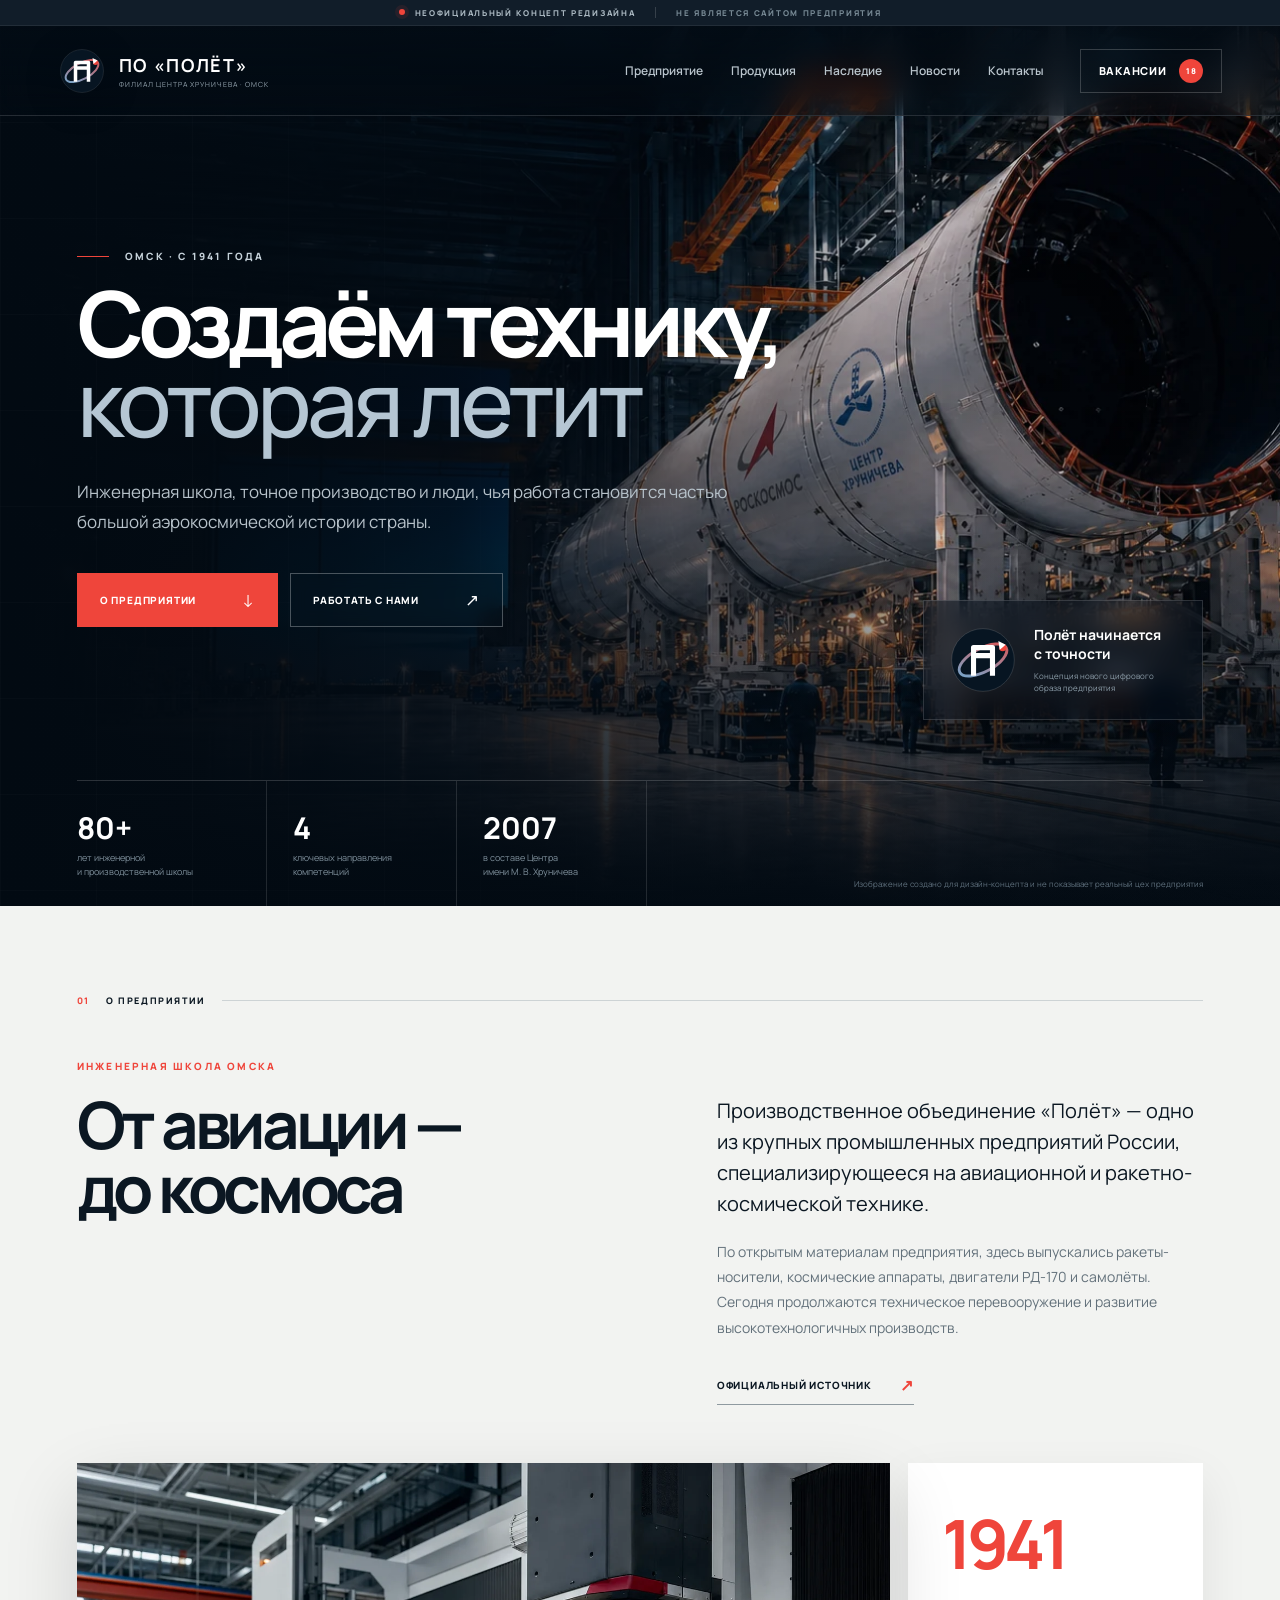
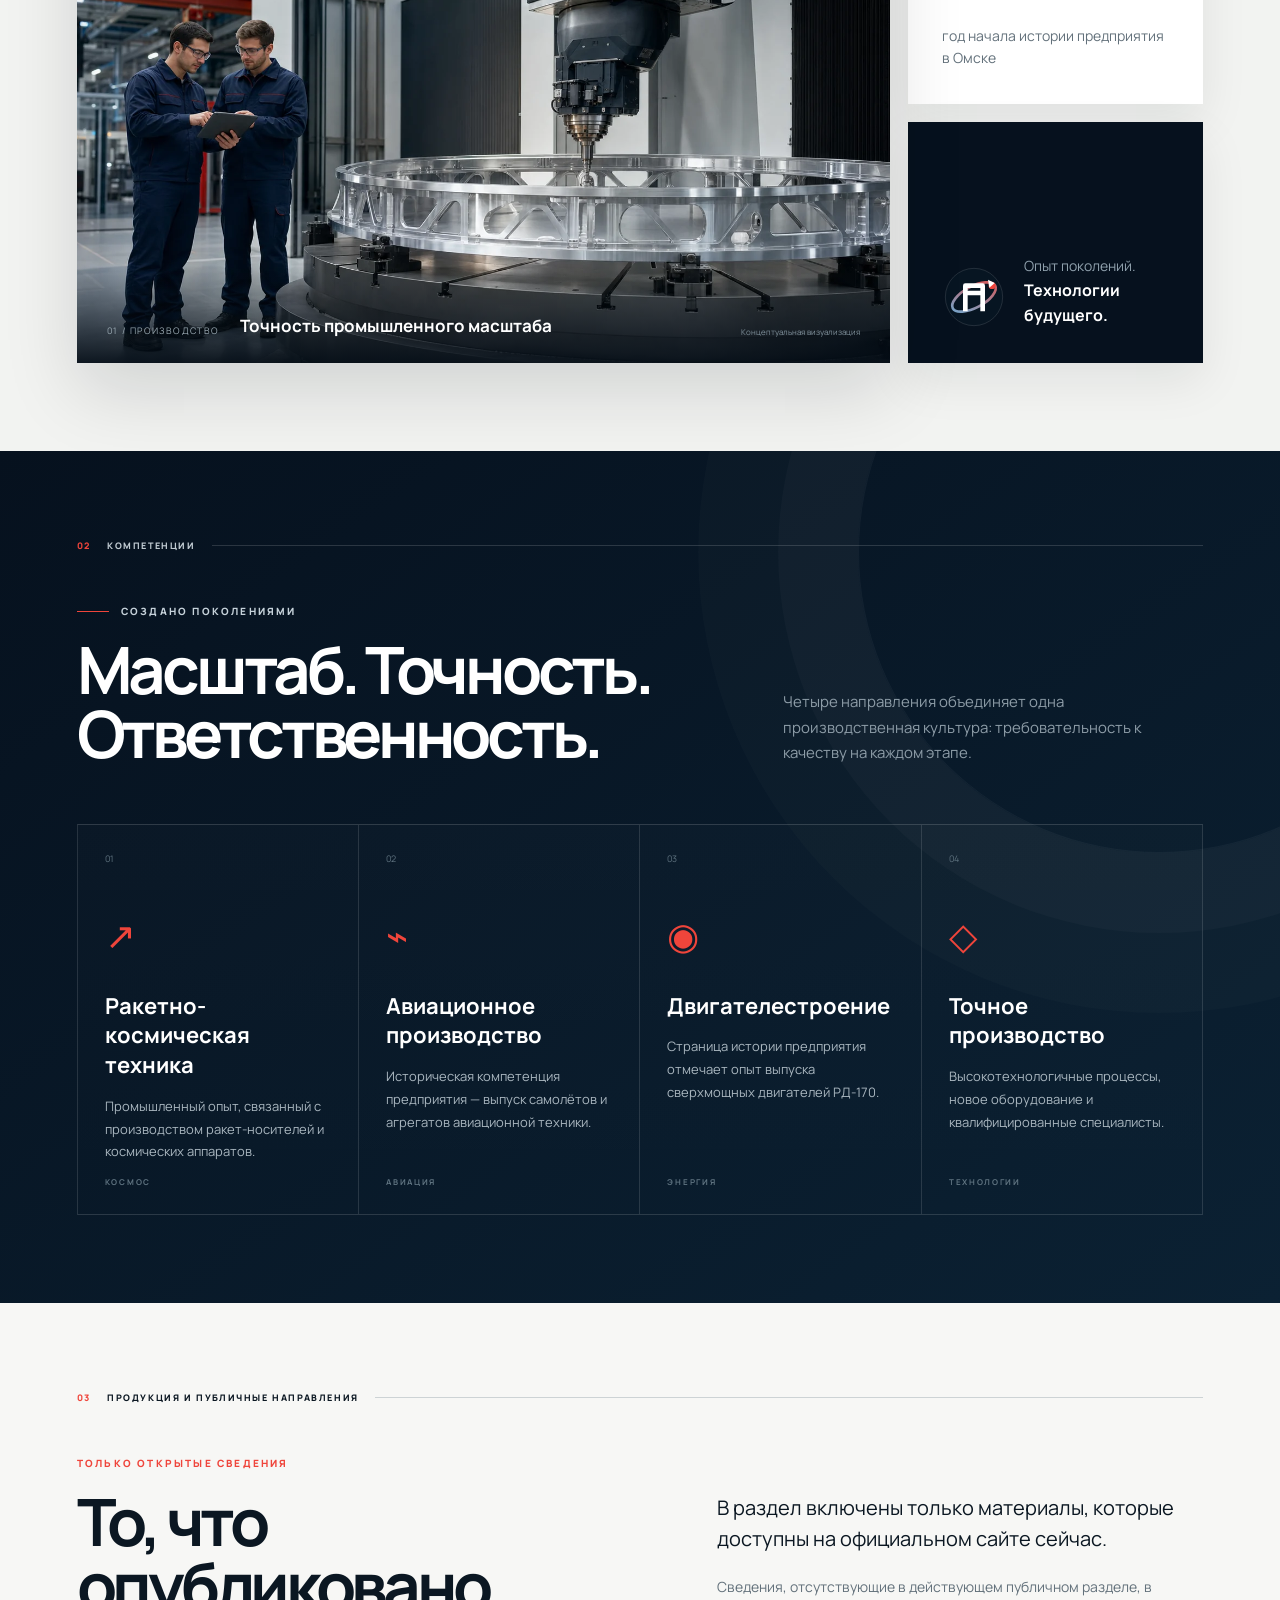
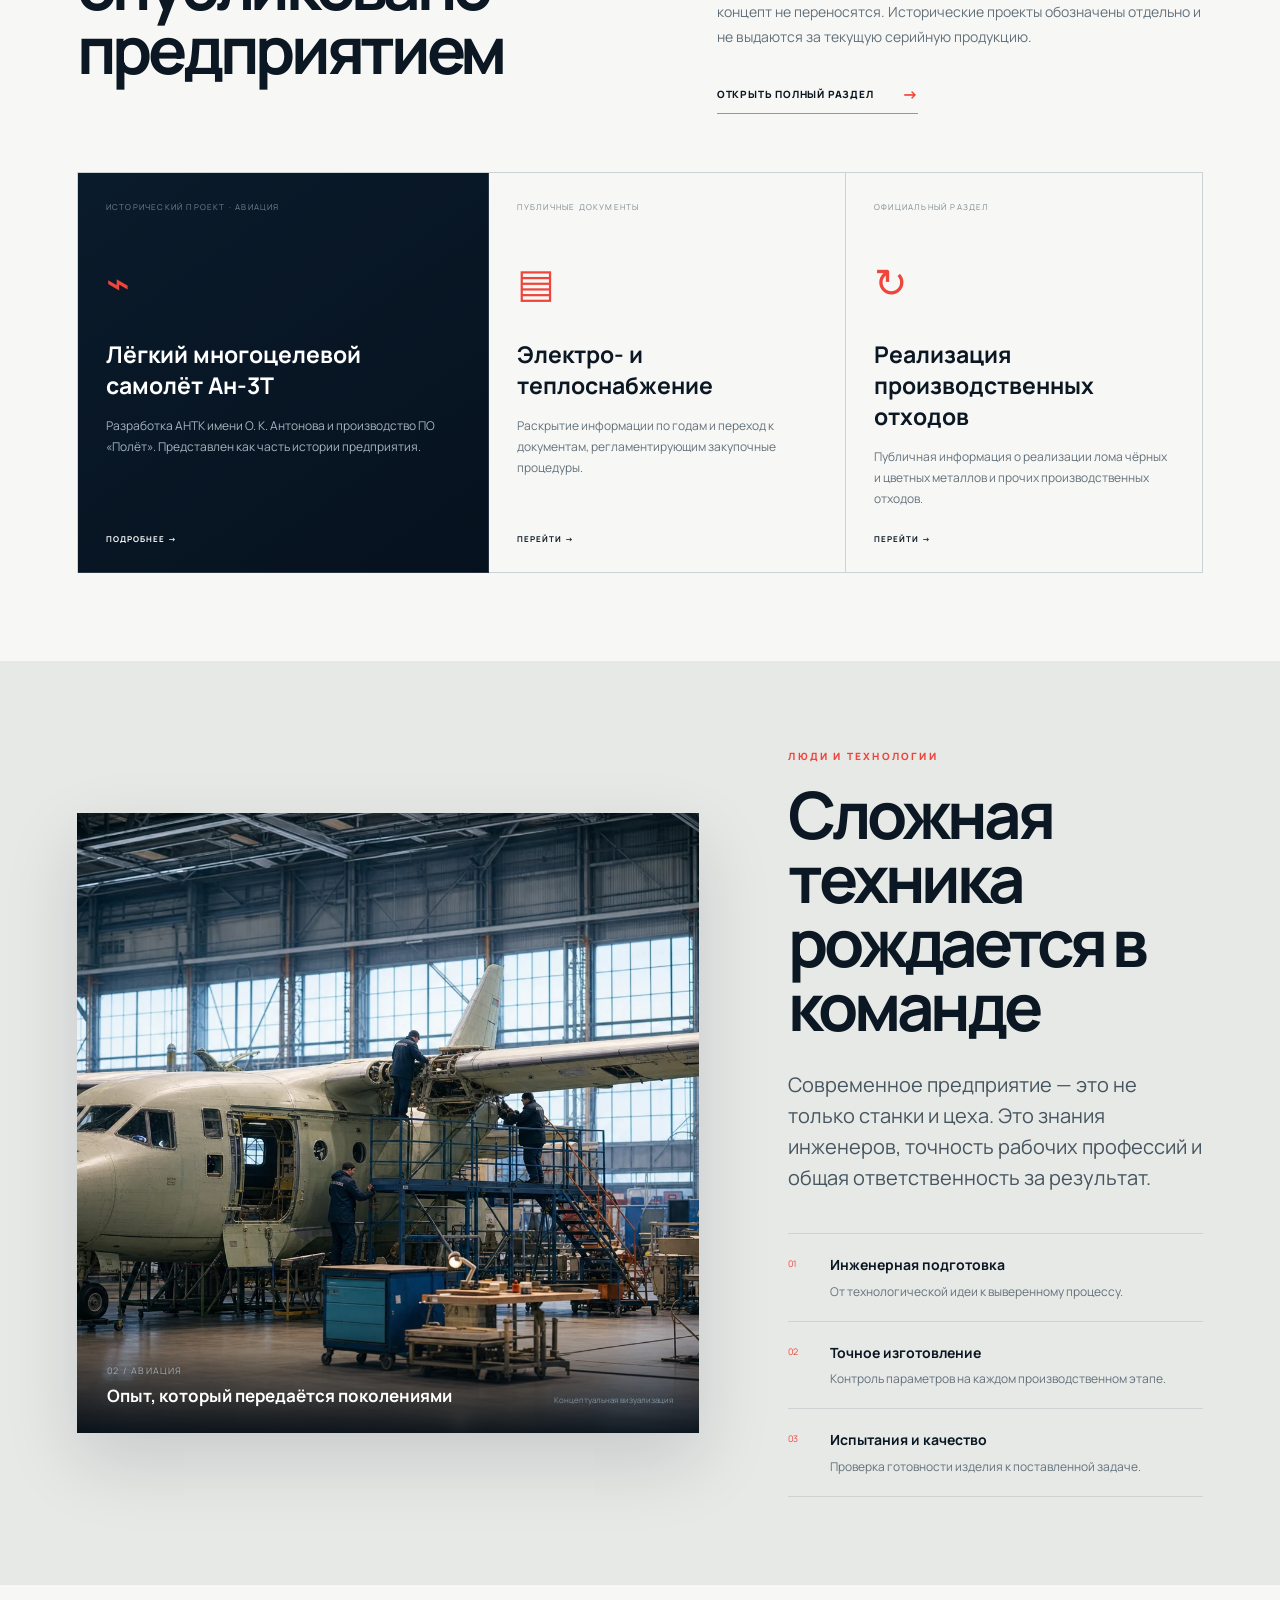
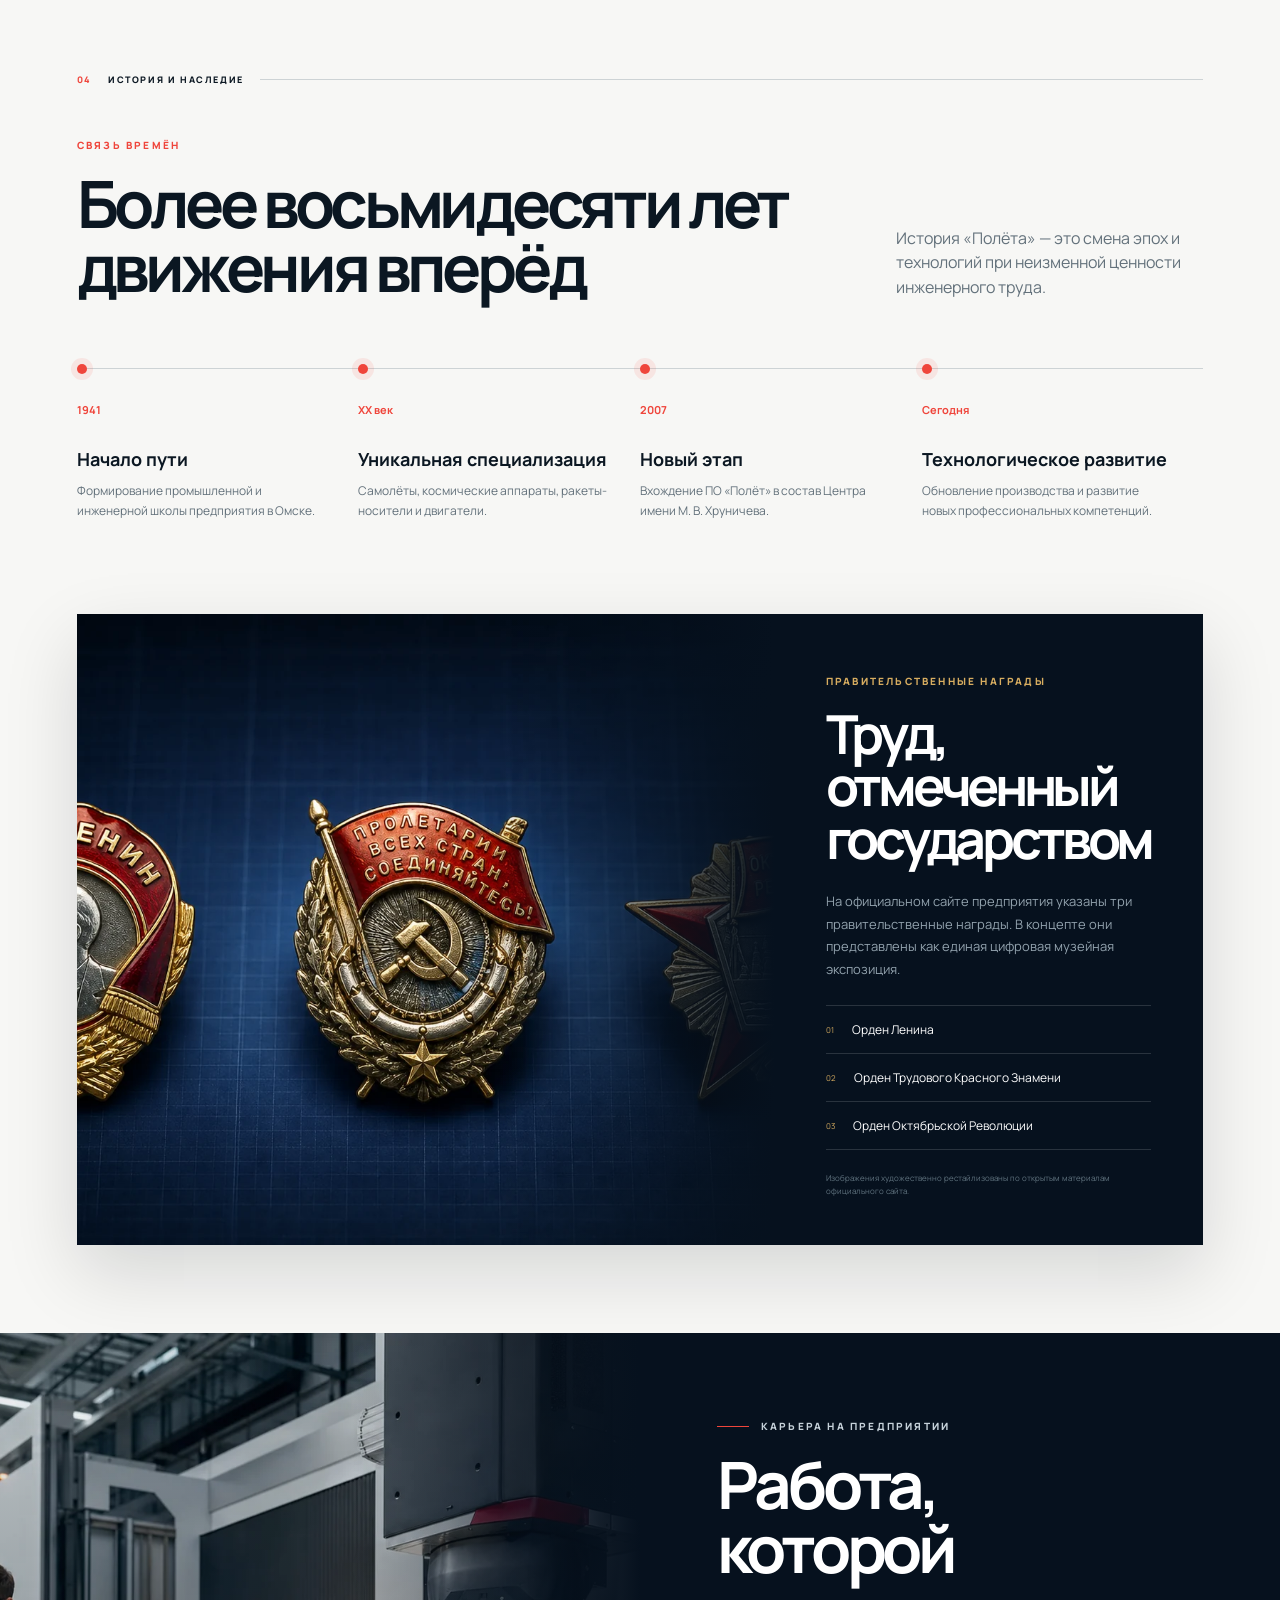
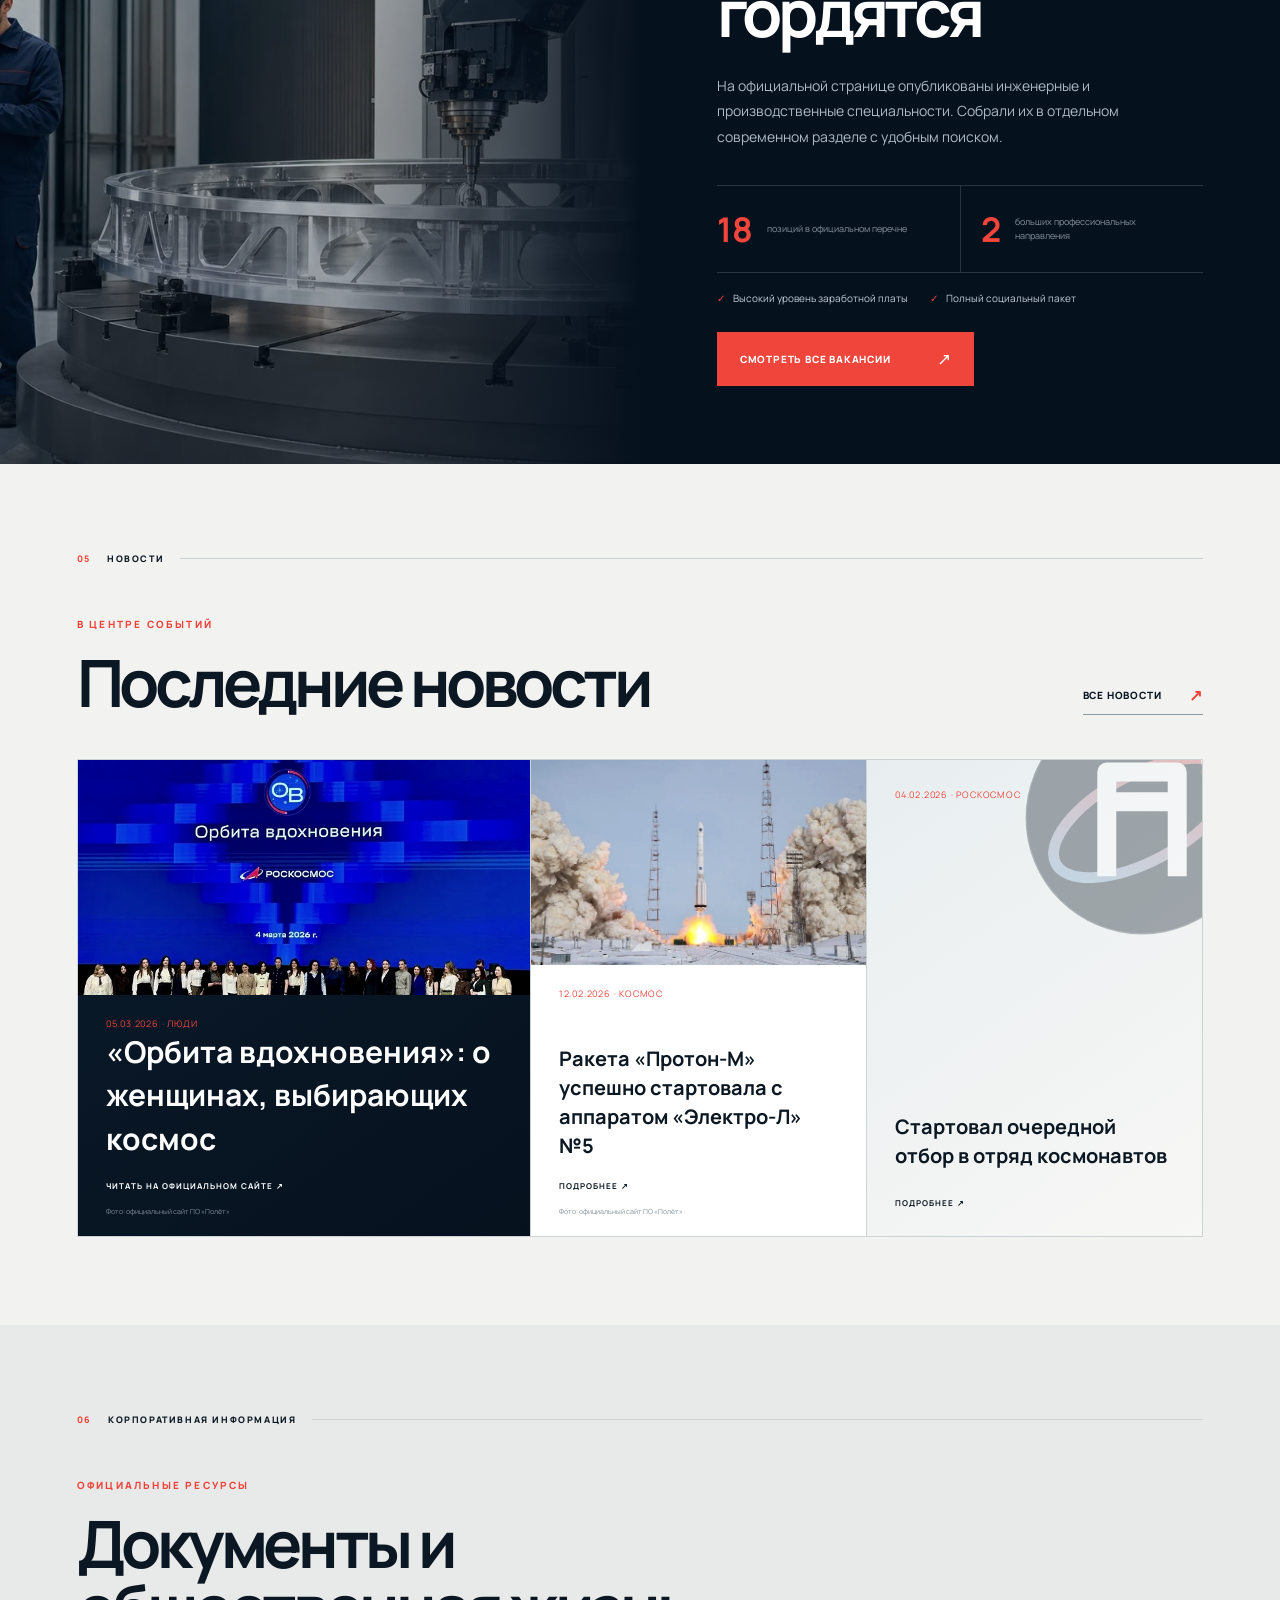
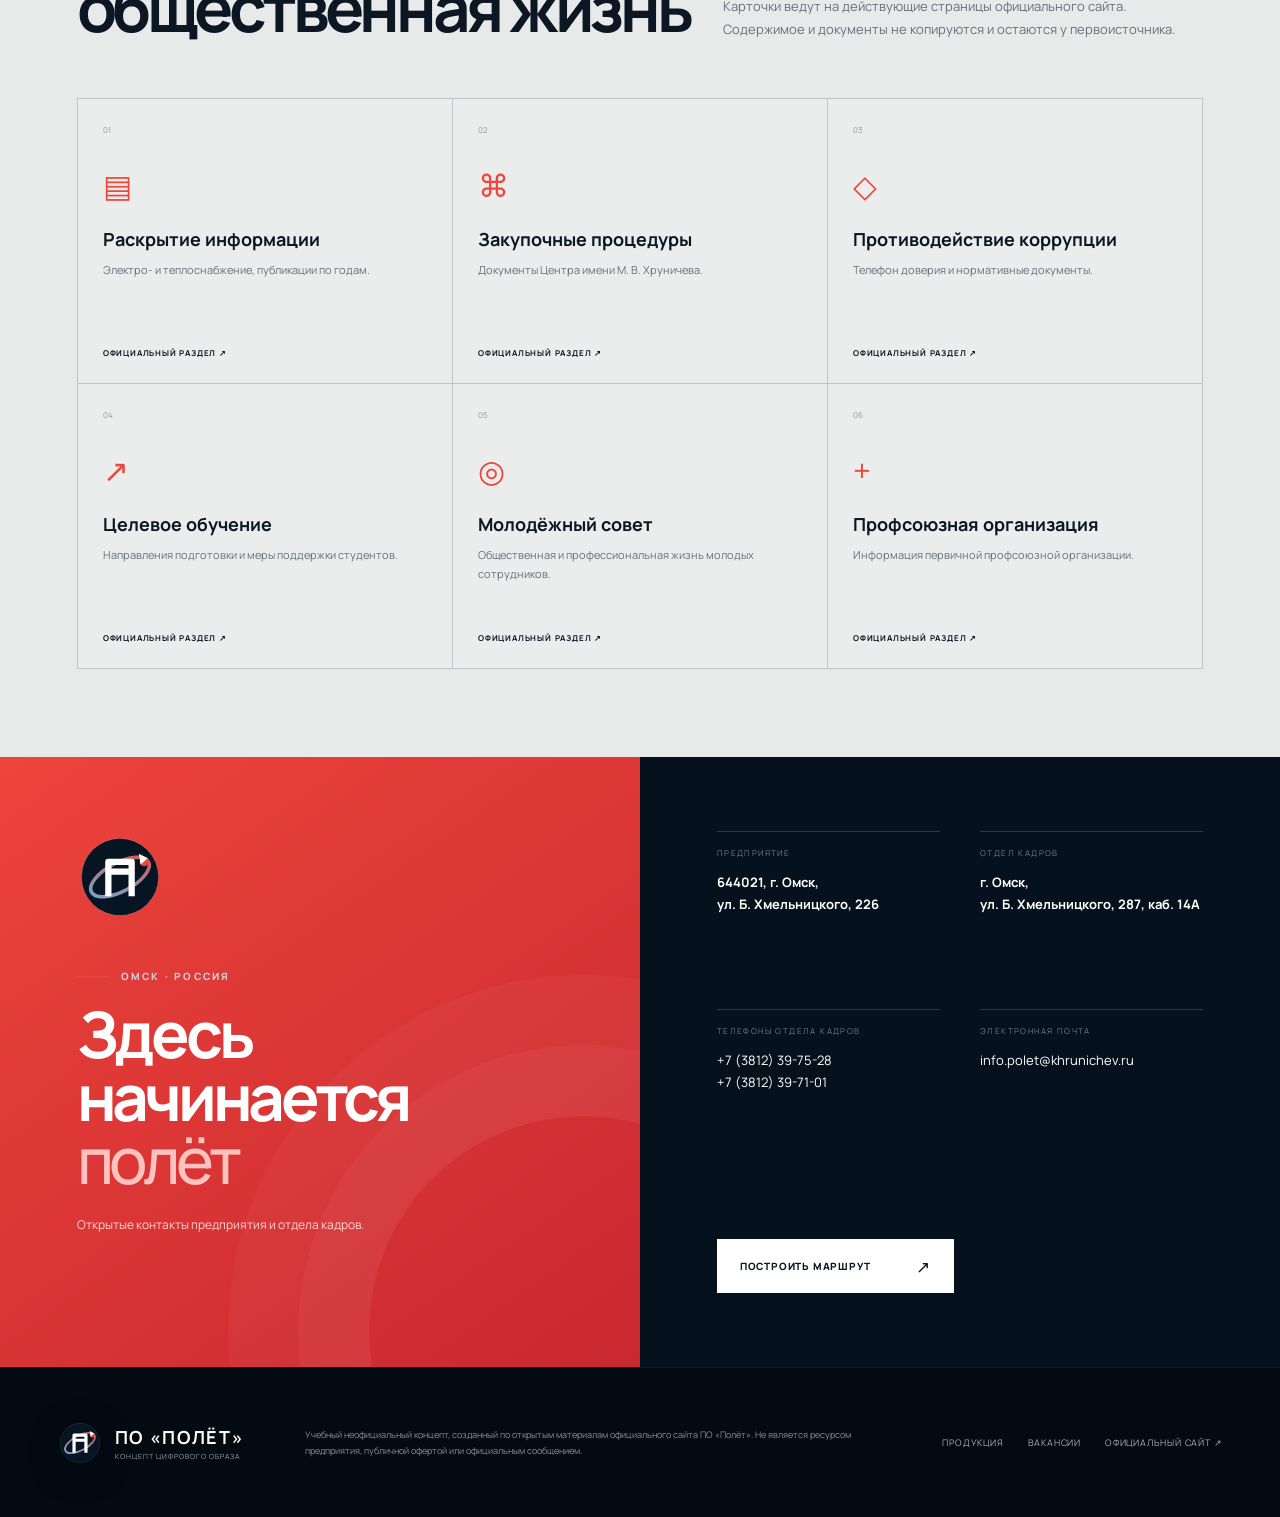
<file: index.html>
<!doctype html>
<html lang="ru">
<head>
  <meta charset="UTF-8">
  <meta name="viewport" content="width=device-width, initial-scale=1.0">
  <meta name="description" content="Неофициальный концепт современного сайта ПО «Полёт» — омского предприятия авиационной и ракетно-космической промышленности.">
  <meta name="theme-color" content="#06111e">
  <title>ПО «Полёт» — концепт современного сайта</title>
  <meta property="og:type" content="website">
  <meta property="og:title" content="ПО «Полёт» — концепт современного сайта">
  <meta property="og:description" content="Современный неофициальный дизайн-концепт сайта омского аэрокосмического предприятия.">
  <meta property="og:url" content="https://is319.github.io/polet55/">
  <meta property="og:image" content="https://is319.github.io/polet55/assets/images/hero-space.webp">
  <meta name="twitter:card" content="summary_large_image">
  <link rel="icon" href="assets/polet-emblem.svg" type="image/svg+xml">
  <link rel="preconnect" href="https://fonts.googleapis.com">
  <link rel="preconnect" href="https://fonts.gstatic.com" crossorigin>
  <link href="https://fonts.googleapis.com/css2?family=Manrope:wght@400;500;600;700;800&display=swap" rel="stylesheet">
  <link rel="stylesheet" href="style.css">
</head>
<body>
  <div class="concept-bar">
    <span>Неофициальный концепт редизайна</span>
    <span>Не является сайтом предприятия</span>
  </div>

  <header class="site-header" data-header>
    <a class="brand" href="#top" aria-label="ПО Полёт — на главную">
      <img src="assets/polet-emblem.svg" alt="" width="50" height="50">
      <span class="brand__type"><b>ПО «ПОЛЁТ»</b><small>филиал Центра Хруничева · Омск</small></span>
    </a>
    <nav class="nav" id="main-navigation" data-nav>
      <a href="#about">Предприятие</a>
      <a href="#products">Продукция</a>
      <a href="#heritage">Наследие</a>
      <a href="#news">Новости</a>
      <a href="#contacts">Контакты</a>
    </nav>
    <a class="header-action" href="vacancies.html">Вакансии <span>18</span></a>
    <button class="menu-button" type="button" aria-controls="main-navigation" aria-expanded="false" aria-label="Открыть меню" data-menu>
      <span></span><span></span>
    </button>
  </header>

  <main id="top">
    <section class="hero">
      <img class="hero__image" src="assets/images/hero-space.webp" alt="Концептуальная визуализация аэрокосмического производства" fetchpriority="high">
      <div class="hero__veil"></div>
      <div class="hero__lines" aria-hidden="true"></div>
      <div class="container hero__inner">
        <div class="hero__copy">
          <p class="kicker kicker--light"><span></span> Омск · с 1941 года</p>
          <h1>Создаём технику,<br><em>которая летит</em></h1>
          <p class="hero__lead">Инженерная школа, точное производство и люди, чья работа становится частью большой аэрокосмической истории страны.</p>
          <div class="hero__actions">
            <a class="button button--primary" href="#about">О предприятии <span>↓</span></a>
            <a class="button button--ghost" href="vacancies.html">Работать с нами <span>↗</span></a>
          </div>
        </div>
        <div class="hero__signature reveal">
          <img src="assets/polet-emblem.svg" alt="Концептуальная эмблема ПО Полёт" width="84" height="84">
          <p><b>Полёт начинается<br>с точности</b><span>Концепция нового цифрового образа предприятия</span></p>
        </div>
      </div>
      <div class="hero__metrics container">
        <article><strong>80+</strong><span>лет инженерной<br>и производственной школы</span></article>
        <article><strong>4</strong><span>ключевых направления<br>компетенций</span></article>
        <article><strong>2007</strong><span>в составе Центра<br>имени М. В. Хруничева</span></article>
        <p>Изображение создано для дизайн-концепта и не показывает реальный цех предприятия</p>
      </div>
    </section>

    <section class="section about" id="about">
      <div class="container">
        <div class="section-top"><span>01</span><p>О предприятии</p><i></i></div>
        <div class="section-heading section-heading--split reveal">
          <div><p class="kicker">Инженерная школа Омска</p><h2>От авиации —<br>до космоса</h2></div>
          <div class="section-heading__copy">
            <p class="lead">Производственное объединение «Полёт» — одно из крупных промышленных предприятий России, специализирующееся на авиационной и ракетно-космической технике.</p>
            <p>По открытым материалам предприятия, здесь выпускались ракеты-носители, космические аппараты, двигатели РД-170 и самолёты. Сегодня продолжаются техническое перевооружение и развитие высокотехнологичных производств.</p>
            <a class="text-link" href="http://www.polyot.su/main.php?id=77" target="_blank" rel="noopener">Официальный источник <span>↗</span></a>
          </div>
        </div>

        <div class="about-showcase reveal">
          <figure class="media-card media-card--wide">
            <img src="assets/images/precision-production.webp" alt="Концептуальная визуализация современного точного производства" loading="lazy">
            <figcaption><span>01 / Производство</span><b>Точность промышленного масштаба</b><small>Концептуальная визуализация</small></figcaption>
          </figure>
          <div class="about-showcase__side">
            <div class="fact-card"><strong>1941</strong><p>год начала истории предприятия в Омске</p></div>
            <div class="fact-card fact-card--accent"><img src="assets/polet-emblem.svg" alt="" width="64" height="64"><p>Опыт поколений.<br><b>Технологии будущего.</b></p></div>
          </div>
        </div>
      </div>
    </section>

    <section class="competencies" id="competencies">
      <div class="container section">
        <div class="section-top section-top--dark"><span>02</span><p>Компетенции</p><i></i></div>
        <div class="section-heading section-heading--dark reveal">
          <div><p class="kicker kicker--light">Создано поколениями</p><h2>Масштаб. Точность.<br>Ответственность.</h2></div>
          <p>Четыре направления объединяет одна производственная культура: требовательность к качеству на каждом этапе.</p>
        </div>
        <div class="competency-grid">
          <article class="competency-card reveal"><span class="card-index">01</span><div class="line-icon">↗</div><h3>Ракетно-космическая техника</h3><p>Промышленный опыт, связанный с производством ракет-носителей и космических аппаратов.</p><b>Космос</b></article>
          <article class="competency-card reveal"><span class="card-index">02</span><div class="line-icon">⌁</div><h3>Авиационное производство</h3><p>Историческая компетенция предприятия — выпуск самолётов и агрегатов авиационной техники.</p><b>Авиация</b></article>
          <article class="competency-card reveal"><span class="card-index">03</span><div class="line-icon">◉</div><h3>Двигателестроение</h3><p>Страница истории предприятия отмечает опыт выпуска сверхмощных двигателей РД-170.</p><b>Энергия</b></article>
          <article class="competency-card reveal"><span class="card-index">04</span><div class="line-icon">◇</div><h3>Точное производство</h3><p>Высокотехнологичные процессы, новое оборудование и квалифицированные специалисты.</p><b>Технологии</b></article>
        </div>
      </div>
    </section>

    <section class="products-section section" id="products">
      <div class="container">
        <div class="section-top"><span>03</span><p>Продукция и публичные направления</p><i></i></div>
        <div class="section-heading section-heading--split reveal">
          <div><p class="kicker">Только открытые сведения</p><h2>То, что опубликовано<br>предприятием</h2></div>
          <div class="section-heading__copy"><p class="lead">В раздел включены только материалы, которые доступны на официальном сайте сейчас.</p><p>Сведения, отсутствующие в действующем публичном разделе, в концепт не переносятся. Исторические проекты обозначены отдельно и не выдаются за текущую серийную продукцию.</p><a class="text-link" href="products.html">Открыть полный раздел <span>→</span></a></div>
        </div>
        <div class="products-grid">
          <a class="product-card product-card--history reveal" href="products.html#an3t">
            <span>Исторический проект · Авиация</span><div class="product-card__icon">⌁</div><h3>Лёгкий многоцелевой самолёт Ан‑3Т</h3><p>Разработка АНТК имени О. К. Антонова и производство ПО «Полёт». Представлен как часть истории предприятия.</p><b>Подробнее →</b>
          </a>
          <a class="product-card reveal" href="products.html#disclosure">
            <span>Публичные документы</span><div class="product-card__icon">▤</div><h3>Электро- и теплоснабжение</h3><p>Раскрытие информации по годам и переход к документам, регламентирующим закупочные процедуры.</p><b>Перейти →</b>
          </a>
          <a class="product-card reveal" href="products.html#recycling">
            <span>Официальный раздел</span><div class="product-card__icon">↻</div><h3>Реализация производственных отходов</h3><p>Публичная информация о реализации лома чёрных и цветных металлов и прочих производственных отходов.</p><b>Перейти →</b>
          </a>
        </div>
      </div>
    </section>

    <section class="section production-story">
      <div class="container production-story__grid">
        <figure class="media-card media-card--portrait reveal">
          <img src="assets/images/aviation-production.webp" alt="Концептуальная визуализация сборки гражданского самолёта" loading="lazy">
          <figcaption><span>02 / Авиация</span><b>Опыт, который передаётся поколениями</b><small>Концептуальная визуализация</small></figcaption>
        </figure>
        <div class="production-story__copy reveal">
          <p class="kicker">Люди и технологии</p>
          <h2>Сложная техника<br>рождается в команде</h2>
          <p class="lead">Современное предприятие — это не только станки и цеха. Это знания инженеров, точность рабочих профессий и общая ответственность за результат.</p>
          <div class="process-list">
            <div><span>01</span><p><b>Инженерная подготовка</b>От технологической идеи к выверенному процессу.</p></div>
            <div><span>02</span><p><b>Точное изготовление</b>Контроль параметров на каждом производственном этапе.</p></div>
            <div><span>03</span><p><b>Испытания и качество</b>Проверка готовности изделия к поставленной задаче.</p></div>
          </div>
        </div>
      </div>
    </section>

    <section class="heritage section" id="heritage">
      <div class="container">
        <div class="section-top"><span>04</span><p>История и наследие</p><i></i></div>
        <div class="section-heading section-heading--split reveal">
          <div><p class="kicker">Связь времён</p><h2>Более восьмидесяти лет<br>движения вперёд</h2></div>
          <p class="lead">История «Полёта» — это смена эпох и технологий при неизменной ценности инженерного труда.</p>
        </div>
        <div class="timeline reveal">
          <article><b>1941</b><span></span><h3>Начало пути</h3><p>Формирование промышленной и инженерной школы предприятия в Омске.</p></article>
          <article><b>XX век</b><span></span><h3>Уникальная специализация</h3><p>Самолёты, космические аппараты, ракеты-носители и двигатели.</p></article>
          <article><b>2007</b><span></span><h3>Новый этап</h3><p>Вхождение ПО «Полёт» в состав Центра имени М. В. Хруничева.</p></article>
          <article><b>Сегодня</b><span></span><h3>Технологическое развитие</h3><p>Обновление производства и развитие новых профессиональных компетенций.</p></article>
        </div>

        <div class="awards-panel reveal">
          <div class="awards-panel__image"><img src="assets/images/awards-heritage.webp" alt="Художественно переработанные изображения государственных наград предприятия" loading="lazy"></div>
          <div class="awards-panel__copy">
            <p class="kicker kicker--gold">Правительственные награды</p>
            <h2>Труд, отмеченный<br>государством</h2>
            <p>На официальном сайте предприятия указаны три правительственные награды. В концепте они представлены как единая цифровая музейная экспозиция.</p>
            <ol>
              <li><span>01</span>Орден Ленина</li>
              <li><span>02</span>Орден Трудового Красного Знамени</li>
              <li><span>03</span>Орден Октябрьской Революции</li>
            </ol>
            <small>Изображения художественно рестайлизованы по открытым материалам официального сайта.</small>
          </div>
        </div>
      </div>
    </section>

    <section class="career-teaser" id="career">
      <div class="career-teaser__media"><img src="assets/images/precision-production.webp" alt="Современное производственное оборудование" loading="lazy"></div>
      <div class="career-teaser__copy reveal">
        <p class="kicker kicker--light">Карьера на предприятии</p>
        <h2>Работа,<br>которой гордятся</h2>
        <p>На официальной странице опубликованы инженерные и производственные специальности. Собрали их в отдельном современном разделе с удобным поиском.</p>
        <div class="career-teaser__facts">
          <div><strong>18</strong><span>позиций в официальном перечне</span></div>
          <div><strong>2</strong><span>больших профессиональных направления</span></div>
        </div>
        <ul><li>Высокий уровень заработной платы</li><li>Полный социальный пакет</li></ul>
        <a class="button button--primary" href="vacancies.html">Смотреть все вакансии <span>↗</span></a>
      </div>
    </section>

    <section class="news section" id="news">
      <div class="container">
        <div class="section-top"><span>05</span><p>Новости</p><i></i></div>
        <div class="section-heading section-heading--inline reveal"><div><p class="kicker">В центре событий</p><h2>Последние новости</h2></div><a class="text-link" href="http://www.polyot.su/main.php?id=1" target="_blank" rel="noopener">Все новости <span>↗</span></a></div>
        <div class="news-grid">
          <a class="news-card news-card--feature news-card--with-image reveal" href="http://www.polyot.su/main.php?id=1&amp;nid=1391" target="_blank" rel="noopener"><img class="news-card__image" src="assets/images/official/news-women-space.webp" alt="Материал официального сайта к новости «Орбита вдохновения»" loading="lazy"><span>05.03.2026 · Люди</span><h3>«Орбита вдохновения»: о женщинах, выбирающих космос</h3><b>Читать на официальном сайте ↗</b><small>Фото: официальный сайт ПО «Полёт»</small></a>
          <a class="news-card news-card--with-image reveal" href="http://www.polyot.su/main.php?id=1&amp;nid=1392" target="_blank" rel="noopener"><img class="news-card__image" src="assets/images/official/news-proton.webp" alt="Ракета-носитель «Протон-М», материал официального сайта" loading="lazy"><span>12.02.2026 · Космос</span><h3>Ракета «Протон-М» успешно стартовала с аппаратом «Электро-Л» №5</h3><b>Подробнее ↗</b><small>Фото: официальный сайт ПО «Полёт»</small></a>
          <a class="news-card news-card--graphic reveal" href="http://www.polyot.su/main.php?id=1&amp;nid=1389" target="_blank" rel="noopener"><span>04.02.2026 · Роскосмос</span><div class="news-card__mark"><img src="assets/polet-emblem.svg" alt=""></div><h3>Стартовал очередной отбор в отряд космонавтов</h3><b>Подробнее ↗</b></a>
        </div>
      </div>
    </section>

    <section class="corporate section" id="corporate">
      <div class="container">
        <div class="section-top"><span>06</span><p>Корпоративная информация</p><i></i></div>
        <div class="section-heading section-heading--inline reveal"><div><p class="kicker">Официальные ресурсы</p><h2>Документы и общественная жизнь</h2></div><p class="corporate__intro">Карточки ведут на действующие страницы официального сайта. Содержимое и документы не копируются и остаются у первоисточника.</p></div>
        <div class="corporate-grid">
          <a class="corporate-card reveal" href="http://www.polyot.su/main.php?id=328" target="_blank" rel="noopener"><span>01</span><div>▤</div><h3>Раскрытие информации</h3><p>Электро- и теплоснабжение, публикации по годам.</p><b>Официальный раздел ↗</b></a>
          <a class="corporate-card reveal" href="http://www.khrunichev.ru/main.php?id=251" target="_blank" rel="noopener"><span>02</span><div>⌘</div><h3>Закупочные процедуры</h3><p>Документы Центра имени М. В. Хруничева.</p><b>Официальный раздел ↗</b></a>
          <a class="corporate-card reveal" href="http://www.polyot.su/main.php?id=338" target="_blank" rel="noopener"><span>03</span><div>◇</div><h3>Противодействие коррупции</h3><p>Телефон доверия и нормативные документы.</p><b>Официальный раздел ↗</b></a>
          <a class="corporate-card reveal" href="http://www.polyot.su/main.php?id=210" target="_blank" rel="noopener"><span>04</span><div>↗</div><h3>Целевое обучение</h3><p>Направления подготовки и меры поддержки студентов.</p><b>Официальный раздел ↗</b></a>
          <a class="corporate-card reveal" href="http://www.polyot.su/main.php?id=307" target="_blank" rel="noopener"><span>05</span><div>◎</div><h3>Молодёжный совет</h3><p>Общественная и профессиональная жизнь молодых сотрудников.</p><b>Официальный раздел ↗</b></a>
          <a class="corporate-card reveal" href="http://www.polyot.su/main.php?id=310" target="_blank" rel="noopener"><span>06</span><div>+</div><h3>Профсоюзная организация</h3><p>Информация первичной профсоюзной организации.</p><b>Официальный раздел ↗</b></a>
        </div>
      </div>
    </section>

    <section class="contacts" id="contacts">
      <div class="contacts__brand reveal"><img src="assets/polet-emblem.svg" alt="" width="92" height="92"><p class="kicker kicker--light">Омск · Россия</p><h2>Здесь начинается<br><em>полёт</em></h2><p>Открытые контакты предприятия и отдела кадров.</p></div>
      <div class="contacts__details">
        <article><span>Предприятие</span><b>644021, г. Омск,<br>ул. Б. Хмельницкого, 226</b></article>
        <article><span>Отдел кадров</span><b>г. Омск,<br>ул. Б. Хмельницкого, 287, каб. 14А</b></article>
        <article><span>Телефоны отдела кадров</span><a href="tel:+73812397528">+7 (3812) 39-75-28</a><a href="tel:+73812397101">+7 (3812) 39-71-01</a></article>
        <article><span>Электронная почта</span><a href="mailto:info.polet@khrunichev.ru">info.polet@khrunichev.ru</a></article>
        <a class="button button--light" href="https://yandex.ru/maps/?text=%D0%9E%D0%BC%D1%81%D0%BA%2C%20%D1%83%D0%BB.%20%D0%91.%20%D0%A5%D0%BC%D0%B5%D0%BB%D1%8C%D0%BD%D0%B8%D1%86%D0%BA%D0%BE%D0%B3%D0%BE%2C%20226" target="_blank" rel="noopener">Построить маршрут <span>↗</span></a>
      </div>
    </section>
  </main>

  <footer class="footer">
    <a class="brand" href="#top"><img src="assets/polet-emblem.svg" alt="" width="46" height="46"><span class="brand__type"><b>ПО «ПОЛЁТ»</b><small>концепт цифрового образа</small></span></a>
    <p>Учебный неофициальный концепт, созданный по открытым материалам официального сайта ПО «Полёт». Не является ресурсом предприятия, публичной офертой или официальным сообщением.</p>
    <div class="footer__links"><a href="products.html">Продукция</a><a href="vacancies.html">Вакансии</a><a href="http://www.polyot.su/" target="_blank" rel="noopener">Официальный сайт ↗</a></div>
  </footer>

  <script src="script.js"></script>
</body>
</html>
</file>
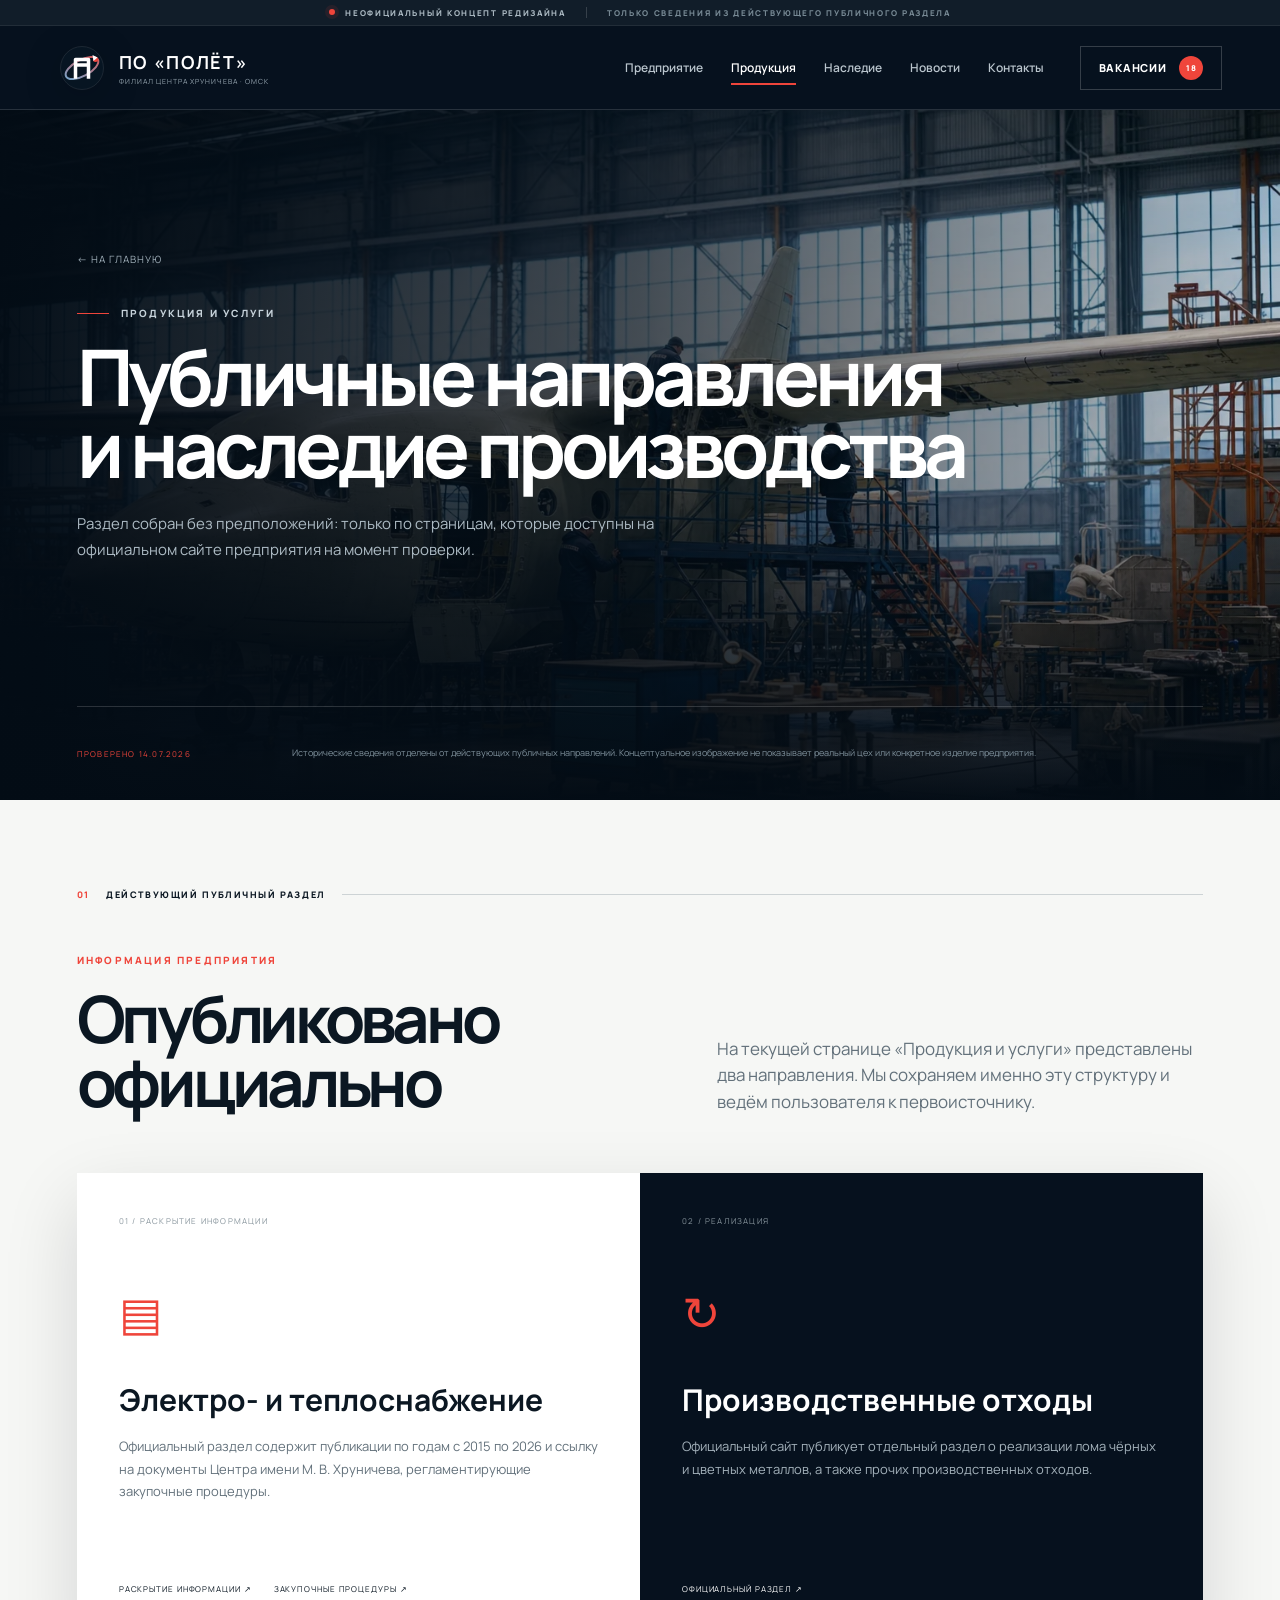
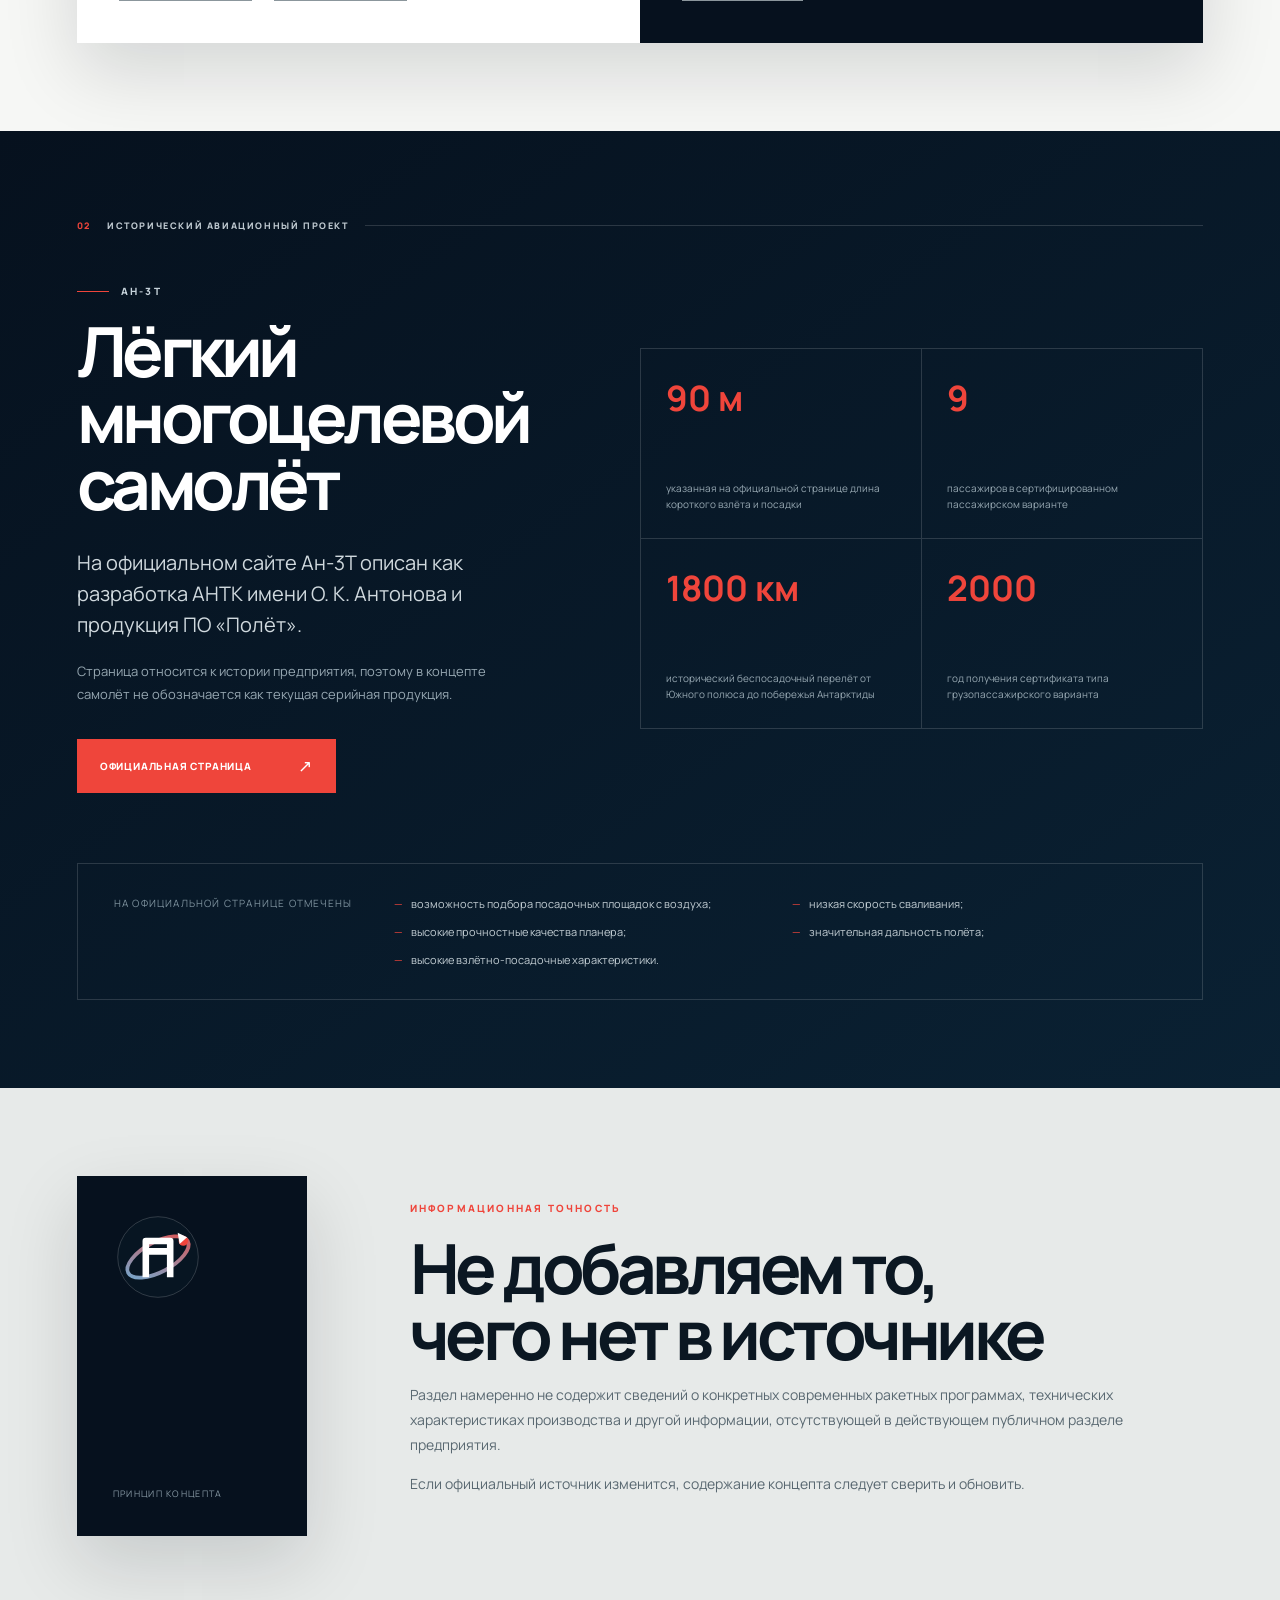
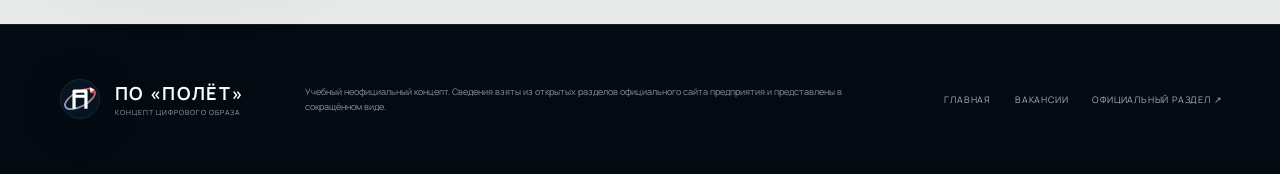
<file: products.html>
<!doctype html>
<html lang="ru">
<head>
  <meta charset="UTF-8">
  <meta name="viewport" content="width=device-width, initial-scale=1.0">
  <meta name="description" content="Продукция и публичные направления ПО «Полёт» — неофициальный концепт на основе действующего официального сайта.">
  <meta name="theme-color" content="#06111e">
  <title>Продукция и направления — ПО «Полёт» · концепт</title>
  <meta property="og:type" content="website">
  <meta property="og:title" content="Продукция и направления ПО «Полёт» — концепт">
  <meta property="og:description" content="Публичные направления и исторический авиационный проект по открытым материалам предприятия.">
  <meta property="og:url" content="https://is319.github.io/polet55/products.html">
  <meta property="og:image" content="https://is319.github.io/polet55/assets/images/aviation-production.webp">
  <meta name="twitter:card" content="summary_large_image">
  <link rel="icon" href="assets/polet-emblem.svg" type="image/svg+xml">
  <link rel="preconnect" href="https://fonts.googleapis.com">
  <link rel="preconnect" href="https://fonts.gstatic.com" crossorigin>
  <link href="https://fonts.googleapis.com/css2?family=Manrope:wght@400;500;600;700;800&display=swap" rel="stylesheet">
  <link rel="stylesheet" href="style.css">
</head>
<body class="inner-page">
  <div class="concept-bar"><span>Неофициальный концепт редизайна</span><span>Только сведения из действующего публичного раздела</span></div>
  <header class="site-header site-header--solid" data-header>
    <a class="brand" href="index.html" aria-label="ПО Полёт — на главную"><img src="assets/polet-emblem.svg" alt="" width="50" height="50"><span class="brand__type"><b>ПО «ПОЛЁТ»</b><small>филиал Центра Хруничева · Омск</small></span></a>
    <nav class="nav" id="main-navigation" data-nav><a href="index.html#about">Предприятие</a><a class="is-current" href="products.html">Продукция</a><a href="index.html#heritage">Наследие</a><a href="index.html#news">Новости</a><a href="index.html#contacts">Контакты</a></nav>
    <a class="header-action" href="vacancies.html">Вакансии <span>18</span></a>
    <button class="menu-button" type="button" aria-controls="main-navigation" aria-expanded="false" aria-label="Открыть меню" data-menu><span></span><span></span></button>
  </header>

  <main>
    <section class="products-hero">
      <img src="assets/images/aviation-production.webp" alt="Концептуальная визуализация авиационного производства">
      <div class="products-hero__overlay"></div>
      <div class="container products-hero__content">
        <a class="back-link" href="index.html">← На главную</a>
        <p class="kicker kicker--light">Продукция и услуги</p>
        <h1>Публичные направления<br>и наследие производства</h1>
        <p>Раздел собран без предположений: только по страницам, которые доступны на официальном сайте предприятия на момент проверки.</p>
      </div>
      <div class="products-hero__notice container"><span>Проверено 14.07.2026</span><p>Исторические сведения отделены от действующих публичных направлений. Концептуальное изображение не показывает реальный цех или конкретное изделие предприятия.</p></div>
    </section>

    <section class="public-directions section" id="public-directions">
      <div class="container">
        <div class="section-top"><span>01</span><p>Действующий публичный раздел</p><i></i></div>
        <div class="section-heading section-heading--split reveal"><div><p class="kicker">Информация предприятия</p><h2>Опубликовано<br>официально</h2></div><p class="lead">На текущей странице «Продукция и услуги» представлены два направления. Мы сохраняем именно эту структуру и ведём пользователя к первоисточнику.</p></div>
        <div class="public-direction-grid">
          <article class="public-direction-card reveal" id="disclosure"><span>01 / Раскрытие информации</span><div class="public-direction-card__icon">▤</div><h3>Электро- и теплоснабжение</h3><p>Официальный раздел содержит публикации по годам с 2015 по 2026 и ссылку на документы Центра имени М. В. Хруничева, регламентирующие закупочные процедуры.</p><div class="public-direction-card__links"><a href="http://www.polyot.su/main.php?id=328" target="_blank" rel="noopener">Раскрытие информации ↗</a><a href="http://www.khrunichev.ru/main.php?id=251" target="_blank" rel="noopener">Закупочные процедуры ↗</a></div></article>
          <article class="public-direction-card public-direction-card--dark reveal" id="recycling"><span>02 / Реализация</span><div class="public-direction-card__icon">↻</div><h3>Производственные отходы</h3><p>Официальный сайт публикует отдельный раздел о реализации лома чёрных и цветных металлов, а также прочих производственных отходов.</p><div class="public-direction-card__links"><a href="http://www.polyot.su/main.php?id=340" target="_blank" rel="noopener">Официальный раздел ↗</a></div></article>
        </div>
      </div>
    </section>

    <section class="an3t-section section" id="an3t">
      <div class="container">
        <div class="section-top section-top--dark"><span>02</span><p>Исторический авиационный проект</p><i></i></div>
        <div class="an3t-layout">
          <div class="an3t-copy reveal"><p class="kicker kicker--light">Ан‑3Т</p><h2>Лёгкий многоцелевой самолёт</h2><p class="lead">На официальном сайте Ан‑3Т описан как разработка АНТК имени О. К. Антонова и продукция ПО «Полёт».</p><p>Страница относится к истории предприятия, поэтому в концепте самолёт не обозначается как текущая серийная продукция.</p><a class="button button--primary" href="http://www.polyot.su/main.php?id=97" target="_blank" rel="noopener">Официальная страница <span>↗</span></a></div>
          <div class="an3t-facts reveal">
            <article><strong>90 м</strong><span>указанная на официальной странице длина короткого взлёта и посадки</span></article>
            <article><strong>9</strong><span>пассажиров в сертифицированном пассажирском варианте</span></article>
            <article><strong>1800 км</strong><span>исторический беспосадочный перелёт от Южного полюса до побережья Антарктиды</span></article>
            <article><strong>2000</strong><span>год получения сертификата типа грузопассажирского варианта</span></article>
          </div>
        </div>
        <div class="an3t-features reveal">
          <p>На официальной странице отмечены</p>
          <ul><li>возможность подбора посадочных площадок с воздуха;</li><li>низкая скорость сваливания;</li><li>высокие прочностные качества планера;</li><li>значительная дальность полёта;</li><li>высокие взлётно-посадочные характеристики.</li></ul>
        </div>
      </div>
    </section>

    <section class="source-policy section">
      <div class="container source-policy__grid">
        <div class="source-policy__mark"><img src="assets/polet-emblem.svg" alt="" width="90" height="90"><span>Принцип концепта</span></div>
        <div class="source-policy__copy reveal"><p class="kicker">Информационная точность</p><h2>Не добавляем то,<br>чего нет в источнике</h2><p>Раздел намеренно не содержит сведений о конкретных современных ракетных программах, технических характеристиках производства и другой информации, отсутствующей в действующем публичном разделе предприятия.</p><p>Если официальный источник изменится, содержание концепта следует сверить и обновить.</p></div>
      </div>
    </section>
  </main>

  <footer class="footer"><a class="brand" href="index.html"><img src="assets/polet-emblem.svg" alt="" width="46" height="46"><span class="brand__type"><b>ПО «ПОЛЁТ»</b><small>концепт цифрового образа</small></span></a><p>Учебный неофициальный концепт. Сведения взяты из открытых разделов официального сайта предприятия и представлены в сокращённом виде.</p><div class="footer__links"><a href="index.html">Главная</a><a href="vacancies.html">Вакансии</a><a href="http://www.polyot.su/main.php?id=306" target="_blank" rel="noopener">Официальный раздел ↗</a></div></footer>
  <script src="script.js"></script>
</body>
</html>
</file>
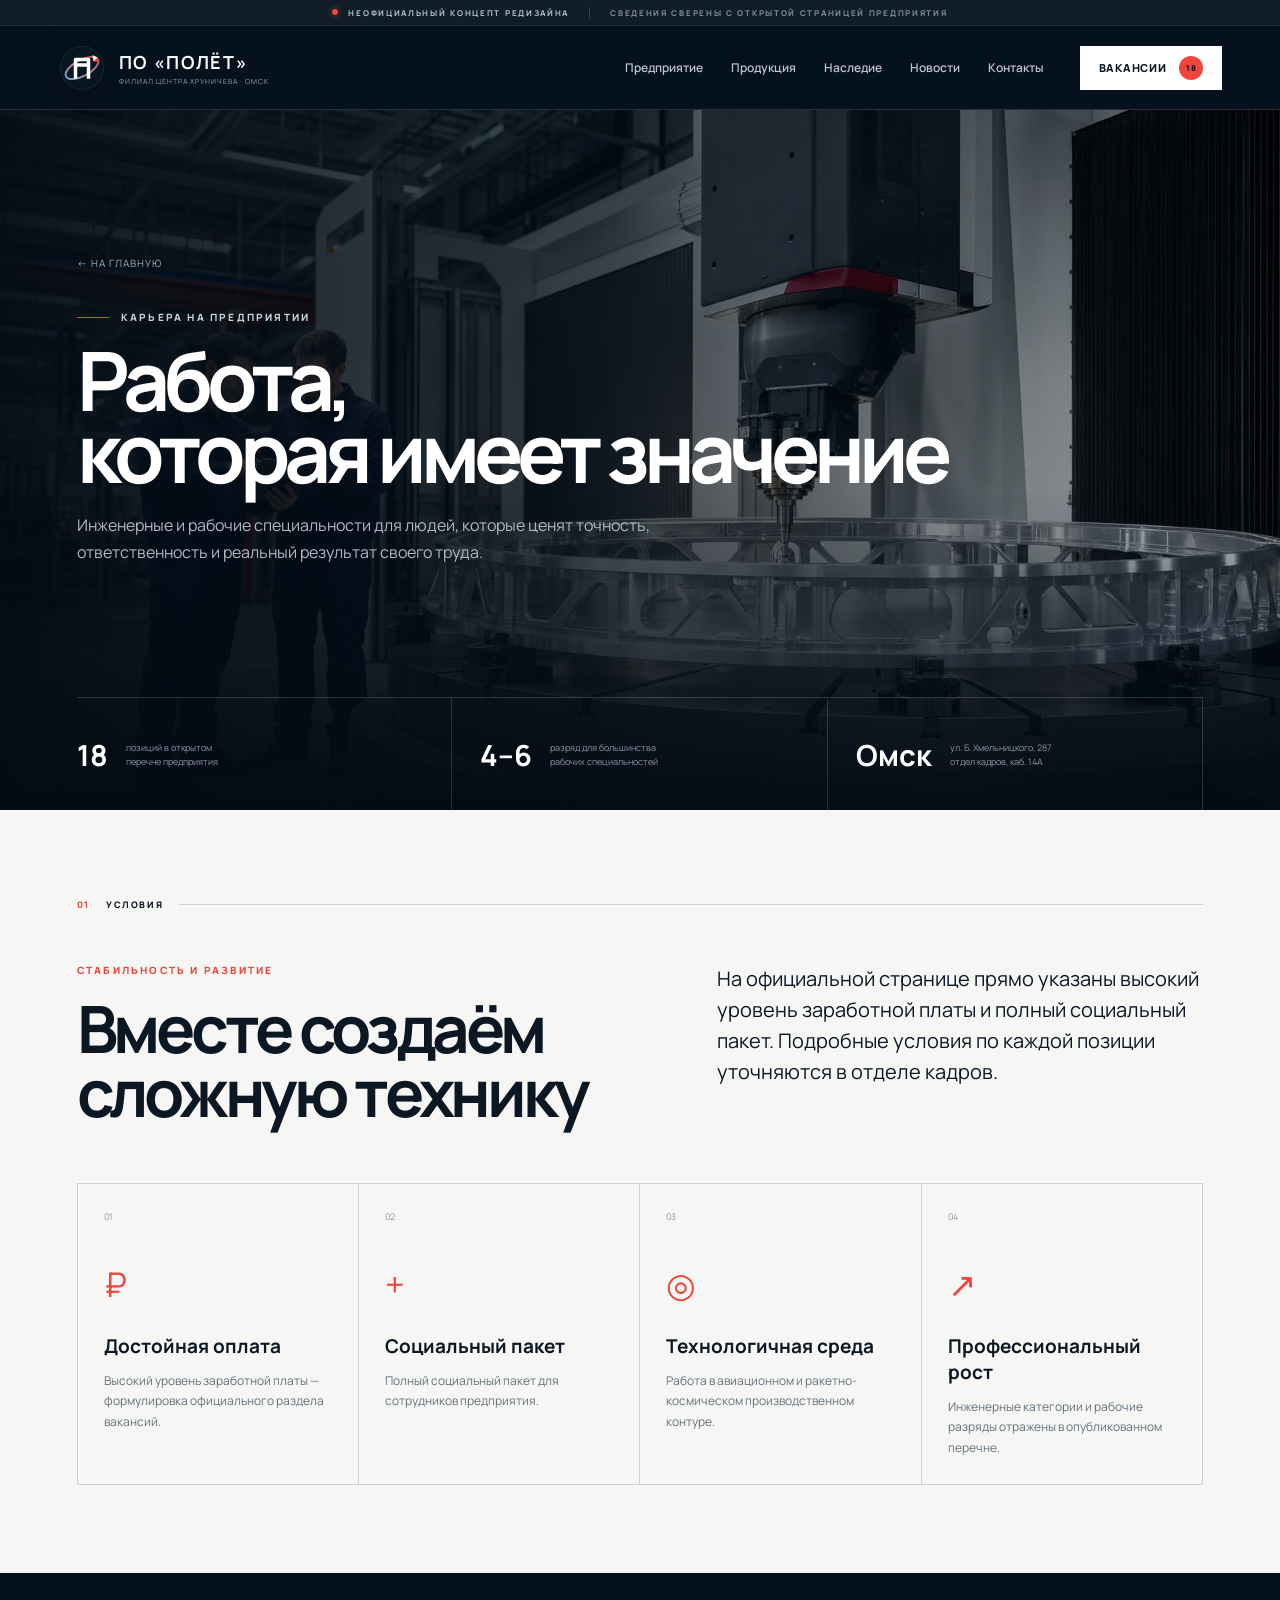
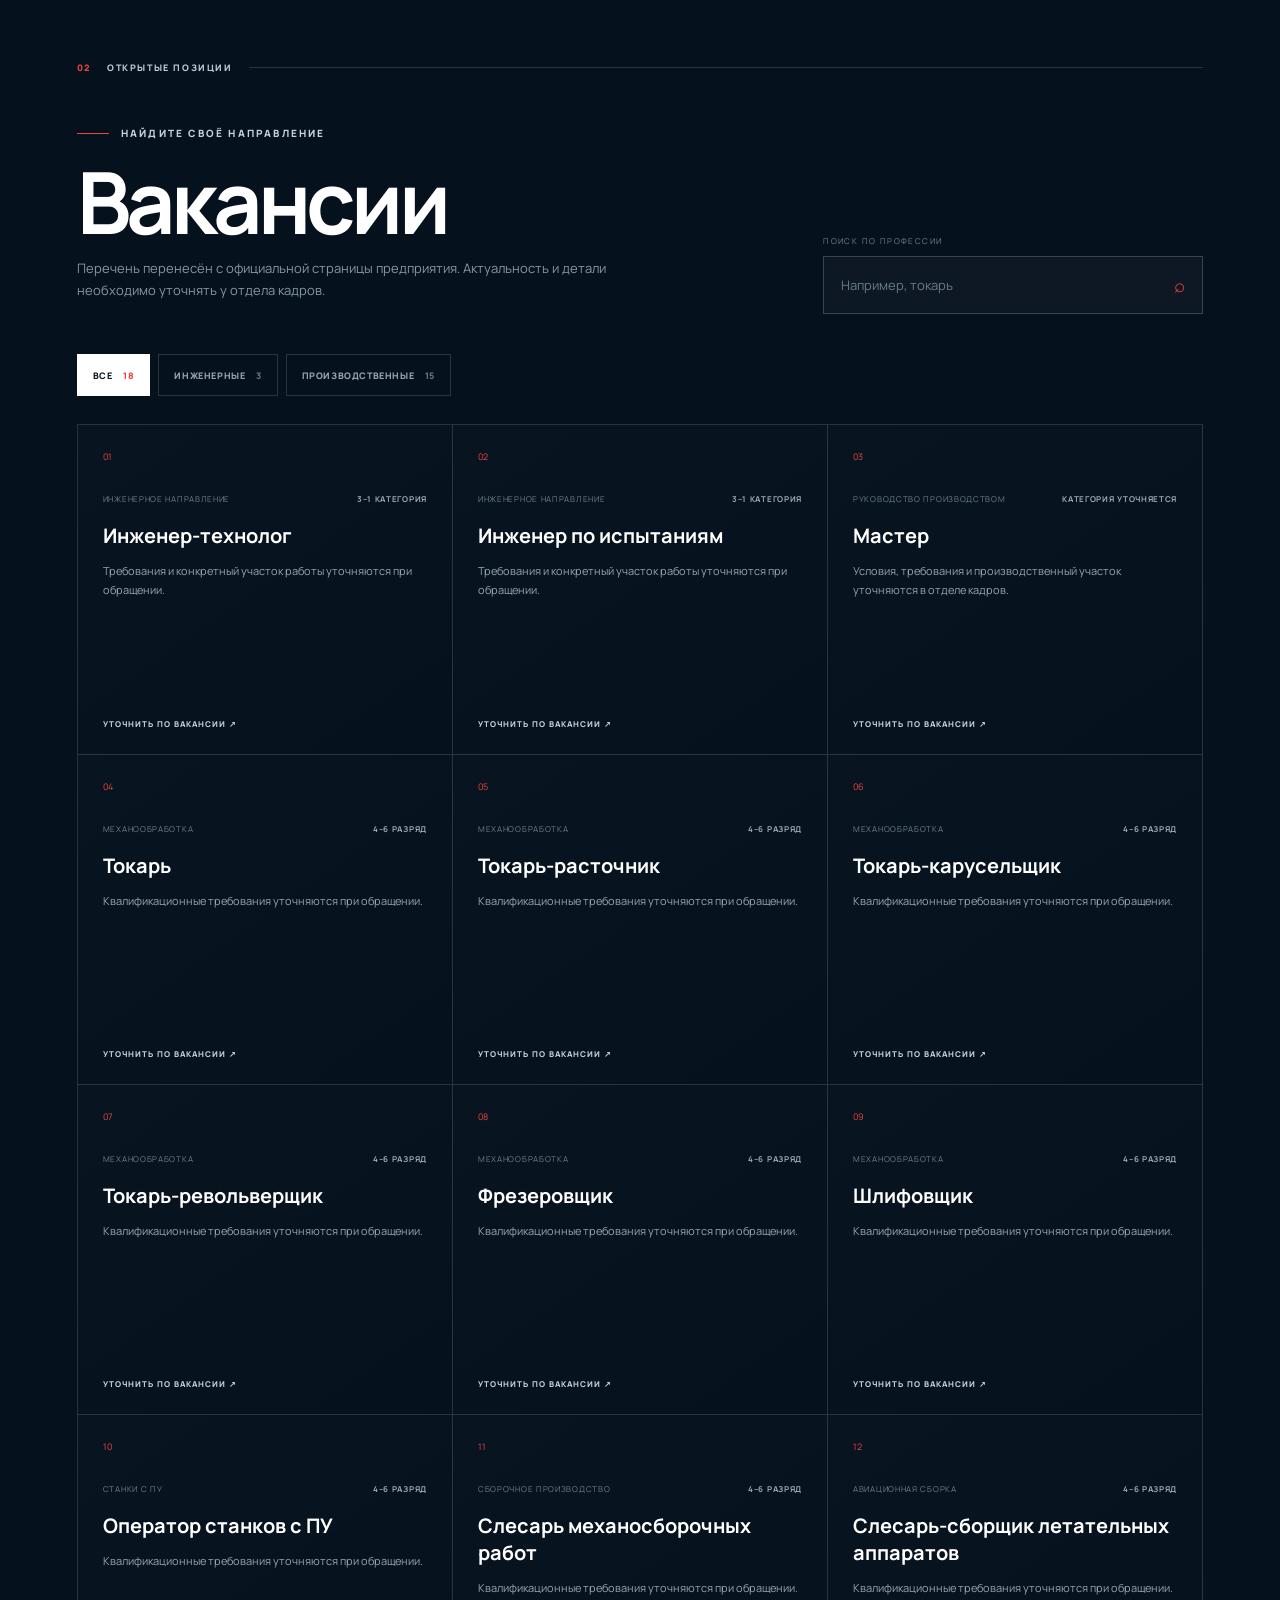
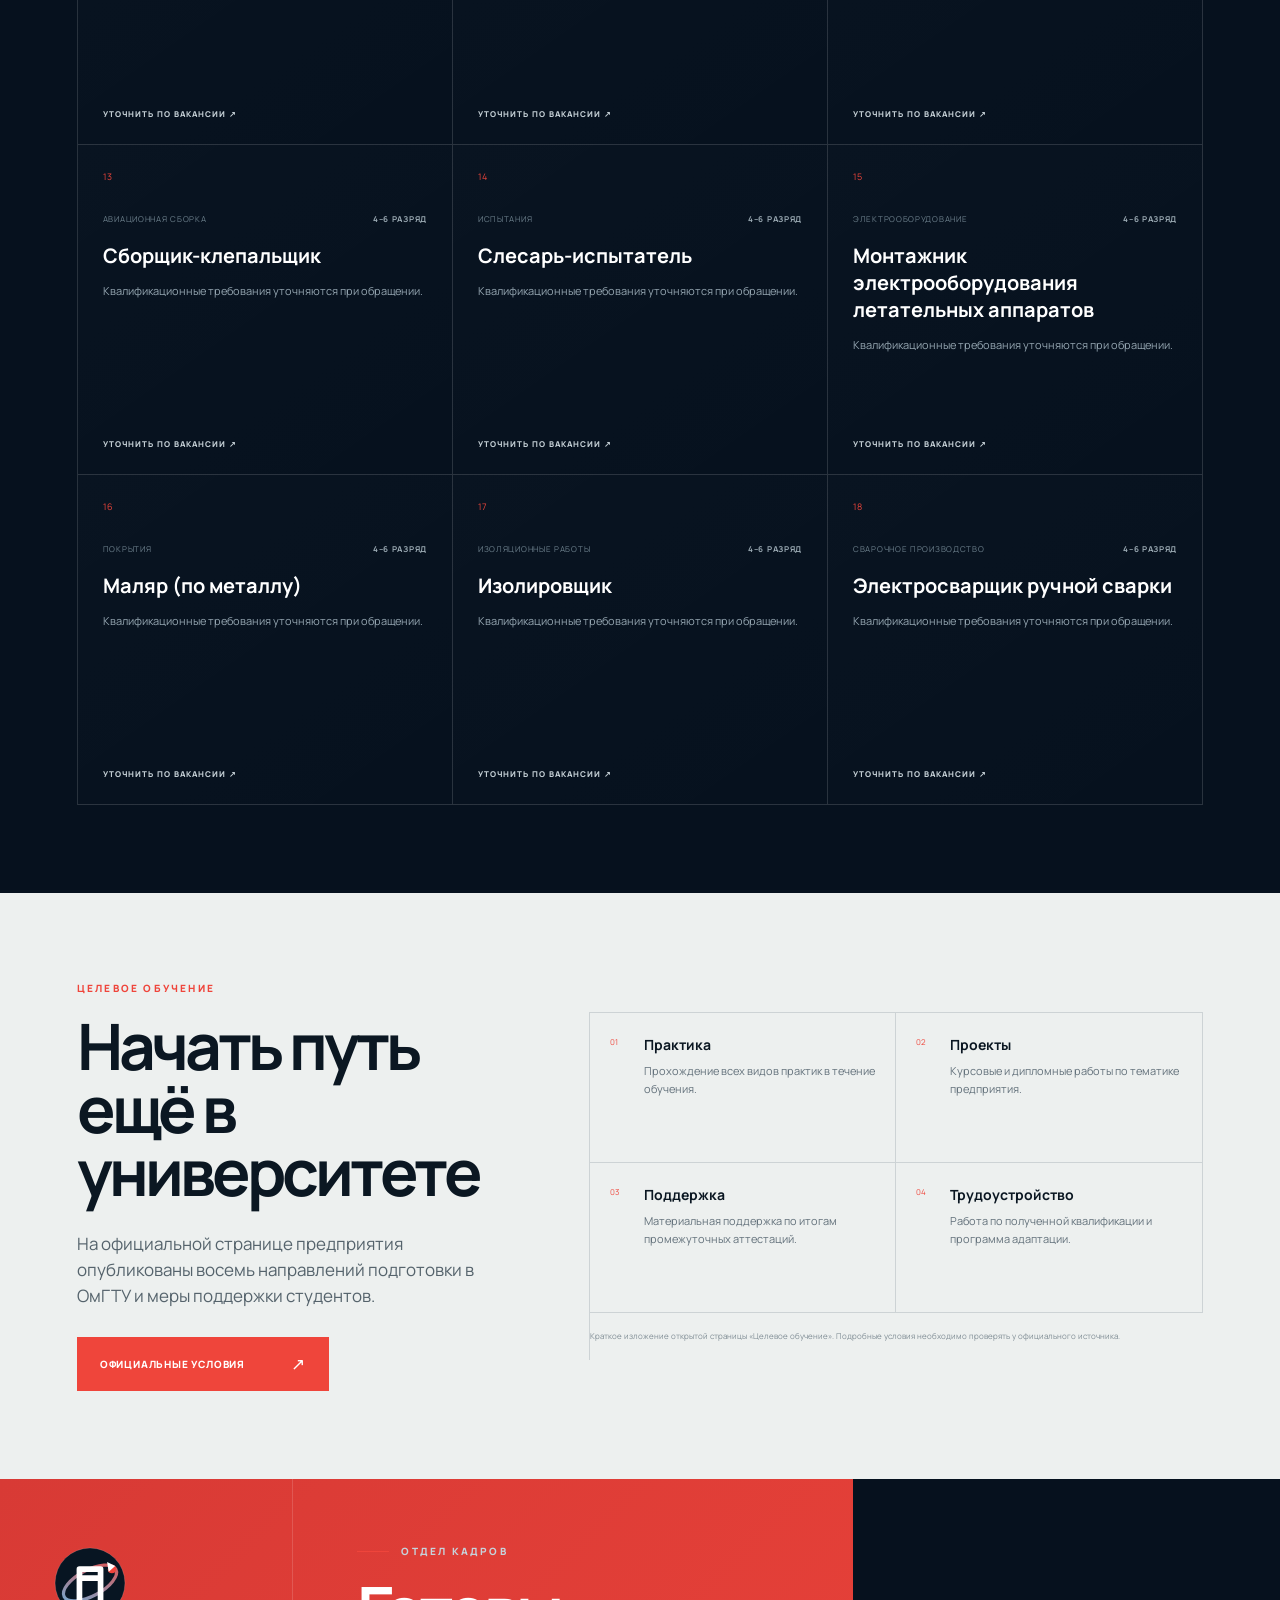
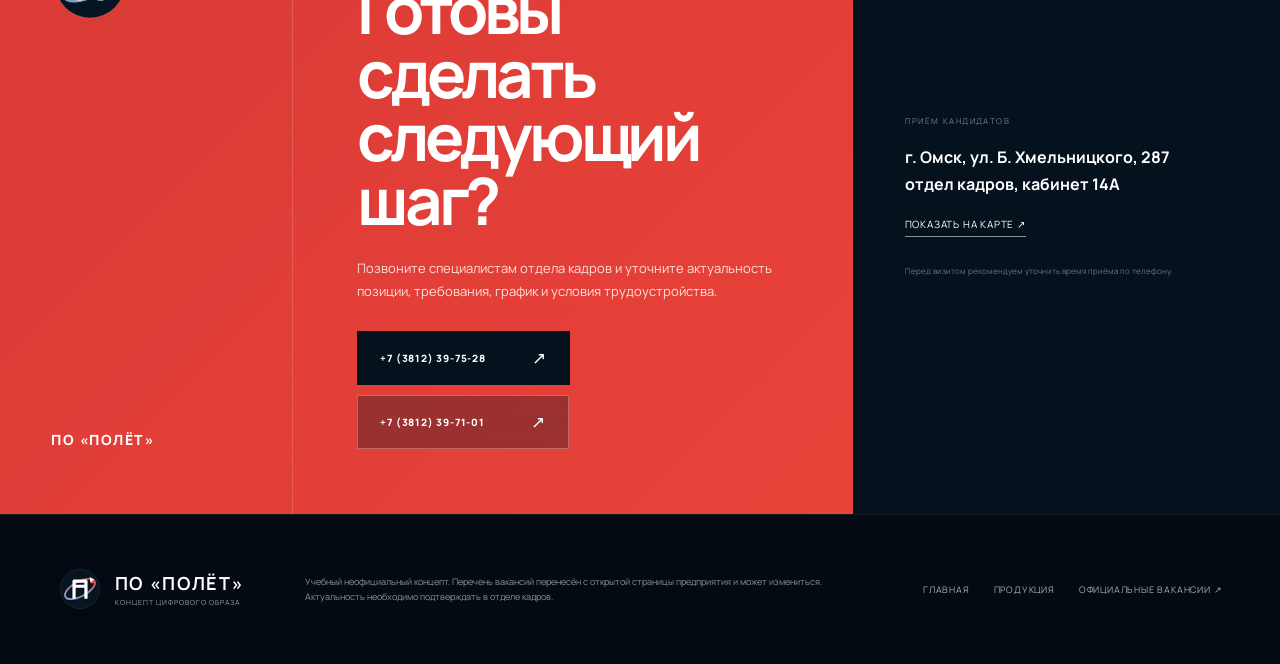
<file: vacancies.html>
<!doctype html>
<html lang="ru">
<head>
  <meta charset="UTF-8">
  <meta name="viewport" content="width=device-width, initial-scale=1.0">
  <meta name="description" content="Вакансии ПО «Полёт» — неофициальный дизайн-концепт на основе открытого перечня официального сайта.">
  <meta name="theme-color" content="#06111e">
  <title>Вакансии — ПО «Полёт» · концепт</title>
  <meta property="og:type" content="website">
  <meta property="og:title" content="Вакансии ПО «Полёт» — концепт">
  <meta property="og:description" content="Инженерные и производственные вакансии из открытого перечня предприятия.">
  <meta property="og:url" content="https://is319.github.io/polet55/vacancies.html">
  <meta property="og:image" content="https://is319.github.io/polet55/assets/images/precision-production.webp">
  <meta name="twitter:card" content="summary_large_image">
  <link rel="icon" href="assets/polet-emblem.svg" type="image/svg+xml">
  <link rel="preconnect" href="https://fonts.googleapis.com">
  <link rel="preconnect" href="https://fonts.gstatic.com" crossorigin>
  <link href="https://fonts.googleapis.com/css2?family=Manrope:wght@400;500;600;700;800&display=swap" rel="stylesheet">
  <link rel="stylesheet" href="style.css">
</head>
<body class="inner-page">
  <div class="concept-bar"><span>Неофициальный концепт редизайна</span><span>Сведения сверены с открытой страницей предприятия</span></div>
  <header class="site-header site-header--solid" data-header>
    <a class="brand" href="index.html" aria-label="ПО Полёт — на главную"><img src="assets/polet-emblem.svg" alt="" width="50" height="50"><span class="brand__type"><b>ПО «ПОЛЁТ»</b><small>филиал Центра Хруничева · Омск</small></span></a>
    <nav class="nav" id="main-navigation" data-nav><a href="index.html#about">Предприятие</a><a href="products.html">Продукция</a><a href="index.html#heritage">Наследие</a><a href="index.html#news">Новости</a><a href="index.html#contacts">Контакты</a></nav>
    <a class="header-action is-active" href="vacancies.html">Вакансии <span>18</span></a>
    <button class="menu-button" type="button" aria-controls="main-navigation" aria-expanded="false" aria-label="Открыть меню" data-menu><span></span><span></span></button>
  </header>

  <main>
    <section class="vacancy-hero">
      <img src="assets/images/precision-production.webp" alt="Концептуальная визуализация современного производства">
      <div class="vacancy-hero__overlay"></div>
      <div class="container vacancy-hero__content">
        <a class="back-link" href="index.html">← На главную</a>
        <p class="kicker kicker--light">Карьера на предприятии</p>
        <h1>Работа,<br>которая имеет значение</h1>
        <p>Инженерные и рабочие специальности для людей, которые ценят точность, ответственность и реальный результат своего труда.</p>
      </div>
      <div class="container vacancy-hero__stats">
        <article><strong>18</strong><span>позиций в открытом<br>перечне предприятия</span></article>
        <article><strong>4–6</strong><span>разряд для большинства<br>рабочих специальностей</span></article>
        <article><strong>Омск</strong><span>ул. Б. Хмельницкого, 287<br>отдел кадров, каб. 14А</span></article>
      </div>
    </section>

    <section class="section benefits-section">
      <div class="container">
        <div class="section-top"><span>01</span><p>Условия</p><i></i></div>
        <div class="section-heading section-heading--split reveal"><div><p class="kicker">Стабильность и развитие</p><h2>Вместе создаём<br>сложную технику</h2></div><p class="lead">На официальной странице прямо указаны высокий уровень заработной платы и полный социальный пакет. Подробные условия по каждой позиции уточняются в отделе кадров.</p></div>
        <div class="benefit-grid">
          <article class="benefit-card reveal"><span>01</span><div>₽</div><h3>Достойная оплата</h3><p>Высокий уровень заработной платы — формулировка официального раздела вакансий.</p></article>
          <article class="benefit-card reveal"><span>02</span><div>+</div><h3>Социальный пакет</h3><p>Полный социальный пакет для сотрудников предприятия.</p></article>
          <article class="benefit-card reveal"><span>03</span><div>◎</div><h3>Технологичная среда</h3><p>Работа в авиационном и ракетно-космическом производственном контуре.</p></article>
          <article class="benefit-card reveal"><span>04</span><div>↗</div><h3>Профессиональный рост</h3><p>Инженерные категории и рабочие разряды отражены в опубликованном перечне.</p></article>
        </div>
      </div>
    </section>

    <section class="vacancy-catalog section" id="vacancy-list">
      <div class="container">
        <div class="section-top section-top--dark"><span>02</span><p>Открытые позиции</p><i></i></div>
        <div class="catalog-head reveal"><div><p class="kicker kicker--light">Найдите своё направление</p><h2>Вакансии</h2><p>Перечень перенесён с официальной страницы предприятия. Актуальность и детали необходимо уточнять у отдела кадров.</p></div><label class="search-field"><span>Поиск по профессии</span><input type="search" placeholder="Например, токарь" data-vacancy-search><i>⌕</i></label></div>
        <div class="filter-row" role="group" aria-label="Фильтр вакансий"><button class="filter-button is-active" type="button" data-filter="all">Все <span>18</span></button><button class="filter-button" type="button" data-filter="engineering">Инженерные <span>3</span></button><button class="filter-button" type="button" data-filter="production">Производственные <span>15</span></button></div>
        <div class="vacancy-grid" data-vacancy-grid>
          <article class="vacancy-card reveal" data-type="engineering"><span class="vacancy-card__number">01</span><div class="vacancy-card__meta"><span>Инженерное направление</span><b>3–1 категория</b></div><h3>Инженер-технолог</h3><p>Требования и конкретный участок работы уточняются при обращении.</p><a href="tel:+73812397528">Уточнить по вакансии ↗</a></article>
          <article class="vacancy-card reveal" data-type="engineering"><span class="vacancy-card__number">02</span><div class="vacancy-card__meta"><span>Инженерное направление</span><b>3–1 категория</b></div><h3>Инженер по испытаниям</h3><p>Требования и конкретный участок работы уточняются при обращении.</p><a href="tel:+73812397528">Уточнить по вакансии ↗</a></article>
          <article class="vacancy-card reveal" data-type="engineering"><span class="vacancy-card__number">03</span><div class="vacancy-card__meta"><span>Руководство производством</span><b>Категория уточняется</b></div><h3>Мастер</h3><p>Условия, требования и производственный участок уточняются в отделе кадров.</p><a href="tel:+73812397528">Уточнить по вакансии ↗</a></article>
          <article class="vacancy-card reveal" data-type="production"><span class="vacancy-card__number">04</span><div class="vacancy-card__meta"><span>Механообработка</span><b>4–6 разряд</b></div><h3>Токарь</h3><p>Квалификационные требования уточняются при обращении.</p><a href="tel:+73812397528">Уточнить по вакансии ↗</a></article>
          <article class="vacancy-card reveal" data-type="production"><span class="vacancy-card__number">05</span><div class="vacancy-card__meta"><span>Механообработка</span><b>4–6 разряд</b></div><h3>Токарь-расточник</h3><p>Квалификационные требования уточняются при обращении.</p><a href="tel:+73812397528">Уточнить по вакансии ↗</a></article>
          <article class="vacancy-card reveal" data-type="production"><span class="vacancy-card__number">06</span><div class="vacancy-card__meta"><span>Механообработка</span><b>4–6 разряд</b></div><h3>Токарь-карусельщик</h3><p>Квалификационные требования уточняются при обращении.</p><a href="tel:+73812397528">Уточнить по вакансии ↗</a></article>
          <article class="vacancy-card reveal" data-type="production"><span class="vacancy-card__number">07</span><div class="vacancy-card__meta"><span>Механообработка</span><b>4–6 разряд</b></div><h3>Токарь-револьверщик</h3><p>Квалификационные требования уточняются при обращении.</p><a href="tel:+73812397528">Уточнить по вакансии ↗</a></article>
          <article class="vacancy-card reveal" data-type="production"><span class="vacancy-card__number">08</span><div class="vacancy-card__meta"><span>Механообработка</span><b>4–6 разряд</b></div><h3>Фрезеровщик</h3><p>Квалификационные требования уточняются при обращении.</p><a href="tel:+73812397528">Уточнить по вакансии ↗</a></article>
          <article class="vacancy-card reveal" data-type="production"><span class="vacancy-card__number">09</span><div class="vacancy-card__meta"><span>Механообработка</span><b>4–6 разряд</b></div><h3>Шлифовщик</h3><p>Квалификационные требования уточняются при обращении.</p><a href="tel:+73812397528">Уточнить по вакансии ↗</a></article>
          <article class="vacancy-card reveal" data-type="production"><span class="vacancy-card__number">10</span><div class="vacancy-card__meta"><span>Станки с ПУ</span><b>4–6 разряд</b></div><h3>Оператор станков с ПУ</h3><p>Квалификационные требования уточняются при обращении.</p><a href="tel:+73812397528">Уточнить по вакансии ↗</a></article>
          <article class="vacancy-card reveal" data-type="production"><span class="vacancy-card__number">11</span><div class="vacancy-card__meta"><span>Сборочное производство</span><b>4–6 разряд</b></div><h3>Слесарь механосборочных работ</h3><p>Квалификационные требования уточняются при обращении.</p><a href="tel:+73812397528">Уточнить по вакансии ↗</a></article>
          <article class="vacancy-card reveal" data-type="production"><span class="vacancy-card__number">12</span><div class="vacancy-card__meta"><span>Авиационная сборка</span><b>4–6 разряд</b></div><h3>Слесарь-сборщик летательных аппаратов</h3><p>Квалификационные требования уточняются при обращении.</p><a href="tel:+73812397528">Уточнить по вакансии ↗</a></article>
          <article class="vacancy-card reveal" data-type="production"><span class="vacancy-card__number">13</span><div class="vacancy-card__meta"><span>Авиационная сборка</span><b>4–6 разряд</b></div><h3>Сборщик-клепальщик</h3><p>Квалификационные требования уточняются при обращении.</p><a href="tel:+73812397528">Уточнить по вакансии ↗</a></article>
          <article class="vacancy-card reveal" data-type="production"><span class="vacancy-card__number">14</span><div class="vacancy-card__meta"><span>Испытания</span><b>4–6 разряд</b></div><h3>Слесарь-испытатель</h3><p>Квалификационные требования уточняются при обращении.</p><a href="tel:+73812397528">Уточнить по вакансии ↗</a></article>
          <article class="vacancy-card reveal" data-type="production"><span class="vacancy-card__number">15</span><div class="vacancy-card__meta"><span>Электрооборудование</span><b>4–6 разряд</b></div><h3>Монтажник электрооборудования летательных аппаратов</h3><p>Квалификационные требования уточняются при обращении.</p><a href="tel:+73812397528">Уточнить по вакансии ↗</a></article>
          <article class="vacancy-card reveal" data-type="production"><span class="vacancy-card__number">16</span><div class="vacancy-card__meta"><span>Покрытия</span><b>4–6 разряд</b></div><h3>Маляр (по металлу)</h3><p>Квалификационные требования уточняются при обращении.</p><a href="tel:+73812397528">Уточнить по вакансии ↗</a></article>
          <article class="vacancy-card reveal" data-type="production"><span class="vacancy-card__number">17</span><div class="vacancy-card__meta"><span>Изоляционные работы</span><b>4–6 разряд</b></div><h3>Изолировщик</h3><p>Квалификационные требования уточняются при обращении.</p><a href="tel:+73812397528">Уточнить по вакансии ↗</a></article>
          <article class="vacancy-card reveal" data-type="production"><span class="vacancy-card__number">18</span><div class="vacancy-card__meta"><span>Сварочное производство</span><b>4–6 разряд</b></div><h3>Электросварщик ручной сварки</h3><p>Квалификационные требования уточняются при обращении.</p><a href="tel:+73812397528">Уточнить по вакансии ↗</a></article>
        </div>
        <p class="vacancy-empty" data-vacancy-empty hidden>По вашему запросу вакансий не найдено.</p>
      </div>
    </section>

    <section class="education-teaser section">
      <div class="container education-teaser__grid">
        <div class="education-teaser__copy reveal">
          <p class="kicker">Целевое обучение</p>
          <h2>Начать путь<br>ещё в университете</h2>
          <p class="lead">На официальной странице предприятия опубликованы восемь направлений подготовки в ОмГТУ и меры поддержки студентов.</p>
          <a class="button button--primary" href="http://www.polyot.su/main.php?id=210" target="_blank" rel="noopener">Официальные условия <span>↗</span></a>
        </div>
        <div class="education-teaser__details reveal">
          <article><span>01</span><p><b>Практика</b>Прохождение всех видов практик в течение обучения.</p></article>
          <article><span>02</span><p><b>Проекты</b>Курсовые и дипломные работы по тематике предприятия.</p></article>
          <article><span>03</span><p><b>Поддержка</b>Материальная поддержка по итогам промежуточных аттестаций.</p></article>
          <article><span>04</span><p><b>Трудоустройство</b>Работа по полученной квалификации и программа адаптации.</p></article>
          <small>Краткое изложение открытой страницы «Целевое обучение». Подробные условия необходимо проверять у официального источника.</small>
        </div>
      </div>
    </section>

    <section class="apply-section">
      <div class="apply-section__brand"><img src="assets/polet-emblem.svg" alt="" width="78" height="78"><span>ПО «ПОЛЁТ»</span></div>
      <div class="apply-section__copy reveal"><p class="kicker kicker--light">Отдел кадров</p><h2>Готовы сделать<br>следующий шаг?</h2><p>Позвоните специалистам отдела кадров и уточните актуальность позиции, требования, график и условия трудоустройства.</p><div class="apply-section__actions"><a class="button button--primary" href="tel:+73812397528">+7 (3812) 39-75-28 <span>↗</span></a><a class="button button--ghost" href="tel:+73812397101">+7 (3812) 39-71-01 <span>↗</span></a></div></div>
      <div class="apply-section__address"><span>Приём кандидатов</span><b>г. Омск, ул. Б. Хмельницкого, 287<br>отдел кадров, кабинет 14А</b><a href="https://yandex.ru/maps/?text=%D0%9E%D0%BC%D1%81%D0%BA%2C%20%D1%83%D0%BB.%20%D0%91.%20%D0%A5%D0%BC%D0%B5%D0%BB%D1%8C%D0%BD%D0%B8%D1%86%D0%BA%D0%BE%D0%B3%D0%BE%2C%20287" target="_blank" rel="noopener">Показать на карте ↗</a><small>Перед визитом рекомендуем уточнить время приёма по телефону.</small></div>
    </section>
  </main>

  <footer class="footer"><a class="brand" href="index.html"><img src="assets/polet-emblem.svg" alt="" width="46" height="46"><span class="brand__type"><b>ПО «ПОЛЁТ»</b><small>концепт цифрового образа</small></span></a><p>Учебный неофициальный концепт. Перечень вакансий перенесён с открытой страницы предприятия и может измениться. Актуальность необходимо подтверждать в отделе кадров.</p><div class="footer__links"><a href="index.html">Главная</a><a href="products.html">Продукция</a><a href="http://www.polyot.su/main.php?id=362" target="_blank" rel="noopener">Официальные вакансии ↗</a></div></footer>
  <script src="script.js"></script>
</body>
</html>
</file>
<file: style.css>
:root{
  --navy:#06111e;
  --navy-2:#0a1b2b;
  --navy-3:#10283d;
  --red:#ef453b;
  --red-dark:#c92c2f;
  --blue:#62b9e8;
  --paper:#f2f3f1;
  --paper-2:#e7e9e7;
  --white:#fff;
  --ink:#0b1722;
  --muted:#63717b;
  --line:#cdd3d5;
  --gold:#d7ad60;
  --shadow:0 28px 70px rgba(4,14,24,.14);
  --radius:4px;
}

*{box-sizing:border-box}
html{scroll-behavior:smooth;scroll-padding-top:90px}
body{margin:0;background:var(--paper);color:var(--ink);font-family:Manrope,Arial,sans-serif;-webkit-font-smoothing:antialiased;overflow-x:hidden}
body.menu-open{overflow:hidden}
img{display:block;max-width:100%}
a{color:inherit;text-decoration:none}
button,input{font:inherit}
.container{width:min(1380px,88vw);margin-inline:auto}
.section{padding:88px 0}

.concept-bar{height:26px;padding:0 4vw;background:#111d29;color:#aab8c1;display:flex;align-items:center;justify-content:center;gap:20px;font-size:8px;font-weight:800;text-transform:uppercase;letter-spacing:1.7px;position:relative;z-index:60;border-bottom:1px solid #ffffff12}
.concept-bar span:first-child:before{content:"";width:6px;height:6px;border-radius:50%;background:var(--red);display:inline-block;margin:0 10px 1px 0;box-shadow:0 0 0 4px #ef453b18}
.concept-bar span+span{padding-left:20px;border-left:1px solid #ffffff28;color:#778994}

.site-header{height:90px;padding:0 4.5vw;display:flex;align-items:center;gap:36px;color:#fff;position:absolute;left:0;right:0;top:26px;z-index:50;border-bottom:1px solid #ffffff22;background:linear-gradient(180deg,rgba(3,12,21,.82),rgba(3,12,21,.34));backdrop-filter:blur(14px);transition:height .3s,background .3s,box-shadow .3s}
.site-header.is-scrolled{position:fixed;top:0;height:76px;background:rgba(5,16,28,.96);box-shadow:0 12px 35px rgba(0,0,0,.2)}
.site-header--solid{position:relative;top:0;background:var(--navy);height:84px}
.site-header--solid.is-scrolled{position:fixed}
.brand{display:flex;align-items:center;gap:13px;flex-shrink:0}
.brand>img{width:48px;height:48px;filter:drop-shadow(0 8px 18px rgba(0,0,0,.18));transition:transform .3s}
.brand:hover>img{transform:rotate(-8deg) scale(1.04)}
.brand__type{display:flex;flex-direction:column;gap:3px}
.brand__type b{font-size:18px;letter-spacing:1.7px;white-space:nowrap}
.brand__type small{font-size:7px;color:#95a4af;text-transform:uppercase;letter-spacing:1px;white-space:nowrap}
.nav{margin-left:auto;display:flex;align-items:center;gap:28px}
.nav a{color:#bac5cd;font-size:12px;font-weight:600;position:relative;transition:color .25s}
.nav a:after{content:"";position:absolute;left:0;right:100%;bottom:-9px;height:2px;background:var(--red);transition:right .3s}
.nav a:hover{color:#fff}
.nav a:hover:after{right:0}
.nav a.is-current{color:#fff}
.nav a.is-current:after{right:0}
.header-action{height:44px;padding:0 18px;display:flex;align-items:center;gap:13px;border:1px solid #ffffff30;font-size:11px;font-weight:800;text-transform:uppercase;letter-spacing:.7px;transition:.25s}
.header-action span{width:24px;height:24px;border-radius:50%;background:var(--red);display:grid;place-items:center;font-size:8px}
.header-action:hover,.header-action.is-active{background:#fff;color:var(--ink);border-color:#fff}
.menu-button{display:none;width:46px;height:46px;border:1px solid #ffffff30;background:transparent;color:#fff;align-items:center;justify-content:center;flex-direction:column;gap:7px;cursor:pointer}
.menu-button span{width:22px;height:2px;background:currentColor;transition:.25s}
.menu-button[aria-expanded="true"] span:first-child{transform:translateY(4.5px) rotate(45deg)}
.menu-button[aria-expanded="true"] span:last-child{transform:translateY(-4.5px) rotate(-45deg)}

.hero{min-height:880px;height:calc(100vh - 26px);max-height:1040px;background:var(--navy);color:#fff;position:relative;overflow:hidden}
.hero__image{position:absolute;inset:0;width:100%;height:100%;object-fit:cover;object-position:center}
.hero__veil{position:absolute;inset:0;background:linear-gradient(90deg,rgba(2,10,18,.98) 0%,rgba(2,10,18,.83) 35%,rgba(2,10,18,.18) 72%),linear-gradient(0deg,rgba(3,11,19,.98),transparent 40%)}
.hero__lines{position:absolute;inset:0;opacity:.33;background:linear-gradient(#ffffff0d 1px,transparent 1px),linear-gradient(90deg,#ffffff0d 1px,transparent 1px);background-size:96px 96px;mask-image:linear-gradient(90deg,#000,transparent 72%)}
.hero__inner{height:100%;position:relative;z-index:2;display:flex;justify-content:space-between;align-items:center;padding-top:94px;padding-bottom:150px}
.hero__copy{max-width:850px}
.kicker{margin:0 0 20px;color:var(--red);font-size:10px;font-weight:800;text-transform:uppercase;letter-spacing:2.2px}
.kicker--light{color:#c6d2da}
.kicker--light:before{content:"";width:32px;height:1px;background:var(--red);display:inline-block;margin:0 12px 3px 0}
.kicker--gold{color:var(--gold)}
.hero h1,.vacancy-hero h1{font-size:clamp(66px,7.1vw,112px);line-height:.88;letter-spacing:-6px;margin:0 0 34px;max-width:1000px}
.hero h1 em{font-style:normal;color:#b5c6d3;font-weight:500;letter-spacing:-5px}
.hero__lead{max-width:650px;margin:0;color:#b7c2ca;font-size:17px;line-height:1.75}
.hero__actions{display:flex;gap:12px;margin-top:36px}
.button{min-height:54px;padding:0 22px;display:inline-flex;align-items:center;justify-content:space-between;gap:46px;border:1px solid transparent;font-size:10px;font-weight:800;letter-spacing:.8px;text-transform:uppercase;transition:transform .25s,box-shadow .25s,background .25s,color .25s}
.button span{font-size:17px;font-weight:400}
.button:hover{transform:translateY(-3px);box-shadow:0 18px 36px rgba(0,0,0,.18)}
.button--primary{background:var(--red);color:#fff}
.button--primary:hover{background:#ff5147}
.button--ghost{border-color:#ffffff48;color:#fff;background:#07152255;backdrop-filter:blur(8px)}
.button--ghost:hover{background:#fff;color:var(--ink);border-color:#fff}
.button--light{background:#fff;color:var(--ink)}
.hero__signature{width:280px;align-self:flex-end;margin-bottom:36px;padding:24px;border:1px solid #ffffff25;background:#06111e75;backdrop-filter:blur(12px);display:flex;gap:16px;align-items:center}
.hero__signature img{width:70px;height:70px;flex:0 0 auto}
.hero__signature p{margin:0;display:flex;flex-direction:column;gap:7px}
.hero__signature b{font-size:14px;line-height:1.3}
.hero__signature span{font-size:8px;line-height:1.5;color:#8fa0ac}
.hero__metrics{position:absolute;z-index:3;left:0;right:0;bottom:0;min-height:126px;border-top:1px solid #ffffff29;display:grid;grid-template-columns:repeat(3,190px) 1fr;align-items:center}
.hero__metrics article{height:100%;padding:24px 20px 20px 0;border-right:1px solid #ffffff20;display:flex;flex-direction:column;justify-content:center}
.hero__metrics article+article{padding-left:26px}
.hero__metrics strong{font-size:30px;line-height:1}
.hero__metrics span{margin-top:8px;color:#7f909c;font-size:9px;line-height:1.5}
.hero__metrics>p{text-align:right;align-self:end;margin:0 0 17px;color:#5f707d;font-size:8px}

.section-top{display:grid;grid-template-columns:auto auto 1fr;align-items:center;gap:16px;margin-bottom:52px;font-size:9px;font-weight:800;text-transform:uppercase;letter-spacing:1.6px}
.section-top span{color:var(--red)}
.section-top p{margin:0}
.section-top i{height:1px;background:var(--line)}
.section-top--dark{color:#c0cad1}
.section-top--dark i{background:#ffffff25}
.section-heading{margin-bottom:58px}
.section-heading--split{display:grid;grid-template-columns:minmax(0,1.05fr) minmax(340px,.95fr);gap:8vw;align-items:start}
.section-heading--dark{display:flex;justify-content:space-between;align-items:end;color:#fff}
.section-heading--dark>p{max-width:420px;color:#8d9ca7;font-size:15px;line-height:1.7;margin:0}
.section-heading--inline{display:flex;justify-content:space-between;align-items:end}
.section-heading h2,.production-story h2,.awards-panel h2,.career-teaser h2,.news h2,.contacts h2,.benefits-section h2,.catalog-head h2,.apply-section h2{font-size:clamp(44px,5.1vw,76px);line-height:.98;letter-spacing:-4.3px;margin:0}
.section-heading__copy{padding-top:36px}
.lead{font-size:20px;line-height:1.55;color:var(--ink);margin:0 0 20px}
.section-heading__copy>p:not(.lead){font-size:14px;line-height:1.8;color:var(--muted);margin:0}
.text-link{display:inline-flex;gap:28px;align-items:center;border-bottom:1px solid #8f9aa0;margin-top:26px;padding:8px 0;font-size:10px;font-weight:800;text-transform:uppercase;letter-spacing:.8px}
.text-link span{color:var(--red);font-size:16px}

.about-showcase{display:grid;grid-template-columns:minmax(0,2.2fr) minmax(280px,.8fr);gap:18px;align-items:stretch}
.media-card{margin:0;position:relative;overflow:hidden;background:var(--navy);box-shadow:var(--shadow)}
.media-card img{width:100%;height:100%;object-fit:cover;transition:transform .8s cubic-bezier(.2,.7,.2,1)}
.media-card:hover img{transform:scale(1.035)}
.media-card--wide{height:500px}
.media-card figcaption{position:absolute;left:0;right:0;bottom:0;padding:48px 30px 26px;color:#fff;background:linear-gradient(0deg,rgba(4,13,22,.92),transparent);display:grid;grid-template-columns:auto 1fr auto;gap:20px;align-items:end}
.media-card figcaption span{font-size:9px;color:#9cabb4;text-transform:uppercase;letter-spacing:1.4px}
.media-card figcaption b{font-size:17px}
.media-card figcaption small{font-size:8px;color:#7f909b}
.about-showcase__side{display:grid;grid-template-rows:1fr 1fr;gap:18px}
.fact-card{padding:34px;background:#fff;box-shadow:0 18px 45px rgba(8,20,31,.08);display:flex;flex-direction:column;justify-content:space-between;transition:transform .3s,box-shadow .3s}
.fact-card:hover{transform:translateY(-5px);box-shadow:var(--shadow)}
.fact-card strong{font-size:68px;letter-spacing:-5px;color:var(--red)}
.fact-card p{font-size:14px;line-height:1.6;color:var(--muted);margin:20px 0 0}
.fact-card--accent{background:var(--navy);color:#fff;flex-direction:row;align-items:flex-end;gap:18px}
.fact-card--accent img{width:64px}
.fact-card--accent p{color:#8fa0ac}
.fact-card--accent b{color:#fff;font-size:16px}

.competencies{background:linear-gradient(145deg,#06111e,#0b2133);color:#fff;position:relative;overflow:hidden}
.competencies:after{content:"";position:absolute;width:600px;height:600px;border:1px solid #ffffff0b;border-radius:50%;right:-180px;top:-200px;box-shadow:0 0 0 80px #ffffff06,0 0 0 160px #ffffff04}
.competencies .container{position:relative;z-index:2}
.competency-grid{display:grid;grid-template-columns:repeat(4,minmax(0,1fr));border-top:1px solid #ffffff28;border-left:1px solid #ffffff20}
.competency-card{min-height:390px;padding:27px;display:flex;flex-direction:column;border-right:1px solid #ffffff20;border-bottom:1px solid #ffffff20;background:linear-gradient(180deg,#ffffff03,transparent);transition:transform .35s,background .35s,box-shadow .35s}
.competency-card:hover{background:linear-gradient(160deg,#12324a,#0b1c2c);transform:translateY(-7px);box-shadow:0 26px 60px rgba(0,0,0,.28)}
.card-index{font-size:9px;color:#607480}
.line-icon{margin:45px 0 32px;color:var(--red);font-size:37px;font-weight:300}
.competency-card h3{font-size:22px;line-height:1.35;margin:0 0 14px}
.competency-card p{font-size:13px;line-height:1.75;color:#a9b6bf;margin:0}
.competency-card>b{margin-top:auto;color:#5f7380;font-size:8px;text-transform:uppercase;letter-spacing:1.7px}

.production-story{background:var(--paper-2)}
.production-story__grid{display:grid;grid-template-columns:minmax(0,1.2fr) minmax(380px,.8fr);gap:7vw;align-items:center}
.media-card--portrait{height:620px}
.media-card--portrait figcaption{grid-template-columns:1fr;gap:7px}
.media-card--portrait figcaption small{position:absolute;right:26px;bottom:28px}
.production-story__copy .lead{margin:30px 0 40px;color:#46555f}
.process-list{border-top:1px solid var(--line)}
.process-list>div{display:grid;grid-template-columns:42px 1fr;border-bottom:1px solid var(--line);padding:20px 0}
.process-list span{font-size:9px;color:var(--red);padding-top:3px}
.process-list p{margin:0;font-size:12px;line-height:1.6;color:var(--muted)}
.process-list b{display:block;color:var(--ink);font-size:14px;margin-bottom:5px}

.heritage{background:#f7f7f5}
.heritage .section-heading--split{grid-template-columns:1.4fr .6fr;align-items:end}
.heritage .section-heading--split>.lead{color:var(--muted);font-size:16px;margin:0}
.timeline{display:grid;grid-template-columns:repeat(4,minmax(0,1fr));margin:68px 0 82px}
.timeline article{position:relative;border-top:1px solid var(--line);padding:28px 30px 10px 0}
.timeline article:before{content:"";position:absolute;left:0;top:-5px;width:10px;height:10px;border-radius:50%;background:var(--red);box-shadow:0 0 0 6px #ef453b1a}
.timeline b{font-size:11px;color:var(--red)}
.timeline h3{font-size:18px;margin:28px 0 10px}
.timeline p{font-size:12px;line-height:1.7;color:var(--muted);margin:0;max-width:250px}
.awards-panel{display:grid;grid-template-columns:1.35fr .65fr;min-height:560px;background:var(--navy);color:#fff;box-shadow:var(--shadow);overflow:hidden}
.awards-panel__image{position:relative;min-height:520px}
.awards-panel__image:after{content:"";position:absolute;inset:0;background:linear-gradient(90deg,transparent 60%,var(--navy))}
.awards-panel__image img{width:100%;height:100%;object-fit:cover}
.awards-panel__copy{padding:60px 52px 48px;display:flex;flex-direction:column;justify-content:center}
.awards-panel__copy h2{font-size:clamp(39px,4.2vw,62px)}
.awards-panel__copy>p:not(.kicker){font-size:13px;line-height:1.75;color:#92a2ad;margin:24px 0}
.awards-panel ol{list-style:none;padding:0;margin:0;border-top:1px solid #ffffff24}
.awards-panel li{padding:15px 0;border-bottom:1px solid #ffffff24;font-size:12px;display:flex;gap:18px}
.awards-panel li span{font-size:8px;color:var(--gold);padding-top:3px}
.awards-panel small{color:#60737f;font-size:8px;line-height:1.6;margin-top:22px}

.career-teaser{display:grid;grid-template-columns:1fr 1fr;background:var(--navy);color:#fff;min-height:700px}
.career-teaser__media{position:relative;overflow:hidden}
.career-teaser__media:after{content:"";position:absolute;inset:0;background:linear-gradient(90deg,transparent 55%,var(--navy)),linear-gradient(0deg,#06111e88,transparent)}
.career-teaser__media img{width:100%;height:100%;object-fit:cover}
.career-teaser__copy{padding:86px max(6vw,54px) 78px;display:flex;flex-direction:column;justify-content:center}
.career-teaser__copy>p:not(.kicker){font-size:14px;line-height:1.8;color:#adbac2;max-width:620px;margin:28px 0}
.career-teaser__facts{display:grid;grid-template-columns:1fr 1fr;border-top:1px solid #ffffff25;border-bottom:1px solid #ffffff25;margin:8px 0 18px}
.career-teaser__facts div{padding:20px 20px 20px 0;display:flex;gap:14px;align-items:center}
.career-teaser__facts div+div{border-left:1px solid #ffffff25;padding-left:20px}
.career-teaser__facts strong{font-size:34px;color:var(--red)}
.career-teaser__facts span{font-size:9px;line-height:1.5;color:#83939e}
.career-teaser ul{list-style:none;margin:0 0 27px;padding:0;display:flex;gap:22px;flex-wrap:wrap}
.career-teaser li{font-size:10px;color:#c3cdd3}
.career-teaser li:before{content:"✓";color:var(--red);margin-right:8px}
.career-teaser .button{align-self:flex-start}

.news .section-heading{margin-bottom:44px}
.news-grid{display:grid;grid-template-columns:1.35fr 1fr 1fr}
.news-card{min-height:370px;padding:28px;border:1px solid var(--line);border-left:0;display:flex;flex-direction:column;position:relative;overflow:hidden;transition:transform .3s,box-shadow .3s,background .3s}
.news-card:first-child{border-left:1px solid var(--line)}
.news-card:hover{background:#fff;transform:translateY(-6px);box-shadow:0 25px 55px rgba(6,17,30,.12);z-index:2}
.news-card>span{font-size:9px;color:var(--red);text-transform:uppercase;letter-spacing:.8px}
.news-card h3{font-size:20px;line-height:1.45;margin:auto 0 27px}
.news-card>b{font-size:8px;text-transform:uppercase;letter-spacing:1px}
.news-card>small{font-size:7px;color:#80909a}
.news-card--feature{background:linear-gradient(145deg,var(--navy-2),var(--navy));color:#fff}
.news-card--feature:hover{background:linear-gradient(145deg,#102b42,#071522)}
.news-card--feature h3{font-size:30px;position:relative;z-index:2}
.news-card--with-image{padding:0;min-height:450px;background:#fff}
.news-card--feature.news-card--with-image{background:linear-gradient(145deg,var(--navy-2),var(--navy));color:#fff}
.news-card--feature.news-card--with-image:hover{background:linear-gradient(145deg,#102b42,#071522)}
.news-card--with-image .news-card__image{width:100%;height:205px;object-fit:cover;filter:saturate(.82) contrast(1.04);transition:transform .65s ease,filter .3s}
.news-card--feature.news-card--with-image .news-card__image{height:235px}
.news-card--with-image:hover .news-card__image{transform:scale(1.025);filter:saturate(1) contrast(1.04)}
.news-card--with-image>span{margin:22px 28px 0}
.news-card--with-image h3{margin:auto 28px 20px}
.news-card--with-image>b{margin:0 28px 16px}
.news-card--with-image>small{margin:0 28px 20px}
.news-card--graphic{background:linear-gradient(145deg,#e8eef0,#f7f7f5)}
.news-card--graphic:hover{background:#fff}
.news-card__mark{position:absolute;width:260px;height:260px;right:-70px;top:-72px;opacity:.35}
.news-card__mark img{width:100%;height:100%}

.contacts{display:grid;grid-template-columns:1fr 1fr;color:#fff;background:var(--red);min-height:610px}
.contacts__brand{padding:74px max(6vw,40px);background:linear-gradient(145deg,#ed443b,#c82830);position:relative;overflow:hidden}
.contacts__brand:after{content:"";position:absolute;width:430px;height:430px;border:1px solid #ffffff15;border-radius:50%;right:-160px;bottom:-180px;box-shadow:0 0 0 70px #ffffff09,0 0 0 140px #ffffff07}
.contacts__brand>img{width:86px;margin-bottom:46px}
.contacts__brand .kicker{position:relative;z-index:2}
.contacts__brand h2{position:relative;z-index:2;font-size:clamp(52px,5vw,78px)}
.contacts__brand h2 em{font-style:normal;color:#ffc3bf;font-weight:500}
.contacts__brand>p:last-child{font-size:12px;color:#ffd4d1;margin-top:25px}
.contacts__details{padding:74px max(6vw,40px);background:var(--navy);display:grid;grid-template-columns:1fr 1fr;gap:26px 40px}
.contacts__details article{border-top:1px solid #ffffff28;padding-top:15px;display:flex;flex-direction:column;min-height:100px}
.contacts__details article>span{font-size:8px;text-transform:uppercase;letter-spacing:1.4px;color:#6d7e89;margin-bottom:13px}
.contacts__details article b,.contacts__details article a{font-size:13px;line-height:1.7}
.contacts__details article a:hover{color:var(--blue)}
.contacts__details .button{grid-column:1/-1;align-self:end;width:max-content}

.footer{background:#030a11;color:#fff;min-height:150px;padding:38px 4.5vw;display:grid;grid-template-columns:auto minmax(300px,1fr) auto;align-items:center;gap:60px;border-top:1px solid #ffffff12}
.footer .brand>img{width:44px;height:44px}
.footer p{margin:0;max-width:720px;color:#85959f;font-size:9px;line-height:1.7}
.footer__links{display:flex;gap:24px}
.footer__links a{font-size:9px;text-transform:uppercase;letter-spacing:.8px;color:#a5b1b8}
.footer__links a:hover{color:#fff}

/* Страница вакансий */
.vacancy-hero{height:700px;position:relative;background:var(--navy);color:#fff;overflow:hidden}
.vacancy-hero>img{position:absolute;inset:0;width:100%;height:100%;object-fit:cover}
.vacancy-hero__overlay{position:absolute;inset:0;background:linear-gradient(90deg,rgba(3,12,21,.97),rgba(3,12,21,.69) 47%,rgba(3,12,21,.18)),linear-gradient(0deg,rgba(3,12,21,.98),transparent 46%)}
.vacancy-hero__content{height:100%;position:relative;z-index:2;display:flex;flex-direction:column;justify-content:center;padding-bottom:98px}
.back-link{width:max-content;margin-bottom:40px;color:#9faeb8;font-size:10px;text-transform:uppercase;letter-spacing:1px}
.back-link:hover{color:#fff}
.vacancy-hero h1{font-size:clamp(62px,6.4vw,98px);margin-bottom:24px}
.vacancy-hero__content>p:last-child{max-width:650px;font-size:16px;line-height:1.7;color:#acbac3;margin:0}
.vacancy-hero__stats{position:absolute;left:0;right:0;bottom:0;z-index:3;display:grid;grid-template-columns:repeat(3,1fr);border-top:1px solid #ffffff29}
.vacancy-hero__stats article{min-height:112px;padding:22px 28px 20px 0;display:flex;align-items:center;gap:18px;border-right:1px solid #ffffff25}
.vacancy-hero__stats article+article{padding-left:28px}
.vacancy-hero__stats strong{font-size:29px;color:#fff;white-space:nowrap}
.vacancy-hero__stats span{font-size:9px;line-height:1.55;color:#8799a5}
.benefits-section{background:#f6f7f5}
.benefit-grid{display:grid;grid-template-columns:repeat(4,minmax(0,1fr));border-top:1px solid var(--line);border-left:1px solid var(--line)}
.benefit-card{min-height:300px;padding:26px;display:flex;flex-direction:column;border-right:1px solid var(--line);border-bottom:1px solid var(--line);background:#fff0;transition:.3s}
.benefit-card:hover{background:#fff;transform:translateY(-5px);box-shadow:var(--shadow)}
.benefit-card>span{font-size:9px;color:#89959c}
.benefit-card>div{font-size:34px;color:var(--red);margin:38px 0 26px}
.benefit-card h3{font-size:19px;margin:0 0 12px}
.benefit-card p{font-size:12px;line-height:1.7;color:var(--muted);margin:0}
.vacancy-catalog{background:var(--navy);color:#fff}
.catalog-head{display:grid;grid-template-columns:1fr 380px;gap:8vw;align-items:end;margin-bottom:40px}
.catalog-head h2{font-size:clamp(58px,6.7vw,100px)}
.catalog-head>div>p:last-child{color:#8697a2;line-height:1.7;font-size:13px;max-width:600px}
.search-field{display:flex;flex-direction:column;position:relative}
.search-field>span{font-size:8px;text-transform:uppercase;letter-spacing:1.4px;color:#72838e;margin-bottom:10px}
.search-field input{height:58px;border:1px solid #ffffff30;background:#ffffff08;color:#fff;padding:0 48px 0 17px;outline:0;font-size:13px;transition:.25s;width:100%}
.search-field input::placeholder{color:#697b87}
.search-field input:focus{border-color:var(--blue);background:#ffffff0c}
.search-field i{font-style:normal;position:absolute;right:18px;bottom:16px;color:var(--red);font-size:19px}
.filter-row{display:flex;gap:8px;margin-bottom:28px;flex-wrap:wrap}
.filter-button{height:42px;padding:0 15px;border:1px solid #ffffff25;background:transparent;color:#96a6b0;font-size:9px;font-weight:800;text-transform:uppercase;letter-spacing:.6px;cursor:pointer;transition:.25s}
.filter-button span{margin-left:8px;color:#637783}
.filter-button:hover,.filter-button.is-active{background:#fff;color:var(--ink);border-color:#fff}
.filter-button.is-active span{color:var(--red)}
.vacancy-grid{display:grid;grid-template-columns:repeat(3,minmax(0,1fr));border-top:1px solid #ffffff23;border-left:1px solid #ffffff23}
.vacancy-card{min-height:330px;padding:25px;display:flex;flex-direction:column;border-right:1px solid #ffffff23;border-bottom:1px solid #ffffff23;background:linear-gradient(145deg,#ffffff03,transparent);transition:transform .3s,background .3s,box-shadow .3s}
.vacancy-card:hover{background:linear-gradient(145deg,#102d44,#091a2a);transform:translateY(-5px);box-shadow:0 30px 60px #00000042;z-index:2}
.vacancy-card[hidden]{display:none}
.vacancy-card__number{font-size:9px;color:var(--red)}
.vacancy-card__meta{display:flex;justify-content:space-between;gap:14px;margin:30px 0 18px;font-size:8px;text-transform:uppercase;letter-spacing:.7px;color:#6d808c}
.vacancy-card__meta b{color:#9cabb4;text-align:right}
.vacancy-card h3{font-size:20px;line-height:1.35;margin:0 0 13px}
.vacancy-card p{font-size:11px;line-height:1.7;color:#95a6b1;margin:0}
.vacancy-card a{margin-top:auto;padding-top:25px;font-size:8px;font-weight:800;text-transform:uppercase;letter-spacing:1px;color:#c3ced4}
.vacancy-card a:hover{color:#fff}
.vacancy-empty{border:1px solid #ffffff25;padding:35px;color:#8fa0aa;text-align:center}
.apply-section{display:grid;grid-template-columns:.55fr 1.05fr .8fr;background:linear-gradient(135deg,#d83a35,var(--red));color:#fff;min-height:560px}
.apply-section__brand{padding:65px 4vw;border-right:1px solid #ffffff25;display:flex;flex-direction:column;justify-content:space-between}
.apply-section__brand img{width:78px}
.apply-section__brand span{font-size:14px;font-weight:800;letter-spacing:1.5px}
.apply-section__copy{padding:65px 5vw;display:flex;flex-direction:column;justify-content:center}
.apply-section__copy>p:not(.kicker){font-size:13px;line-height:1.75;color:#ffe0de;max-width:610px;margin:24px 0 28px}
.apply-section__actions{display:flex;gap:10px;flex-wrap:wrap}
.apply-section__actions .button--primary{background:var(--navy)}
.apply-section__address{padding:65px 4vw;background:var(--navy);display:flex;flex-direction:column;justify-content:center}
.apply-section__address>span{font-size:8px;text-transform:uppercase;letter-spacing:1.4px;color:#6e818d}
.apply-section__address b{font-size:16px;line-height:1.7;margin:18px 0}
.apply-section__address a{width:max-content;border-bottom:1px solid #81909a;padding-bottom:5px;font-size:10px;text-transform:uppercase;letter-spacing:.8px}
.apply-section__address small{font-size:8px;line-height:1.6;color:#637681;margin-top:28px}

/* Продукция на главной */
.products-section{background:#f7f7f5}
.products-grid{display:grid;grid-template-columns:1.15fr 1fr 1fr;border-top:1px solid var(--line);border-left:1px solid var(--line)}
.product-card{min-height:360px;padding:28px;display:flex;flex-direction:column;border-right:1px solid var(--line);border-bottom:1px solid var(--line);background:#fff0;transition:transform .3s,box-shadow .3s,background .3s}
.product-card:hover{transform:translateY(-6px);background:#fff;box-shadow:var(--shadow);z-index:2}
.product-card>span{font-size:8px;color:#7d8a92;text-transform:uppercase;letter-spacing:1.2px}
.product-card__icon{font-size:40px;color:var(--red);margin:42px 0 30px}
.product-card h3{font-size:23px;line-height:1.35;margin:0 0 14px}
.product-card p{font-size:12px;line-height:1.75;color:var(--muted);margin:0}
.product-card>b{font-size:8px;text-transform:uppercase;letter-spacing:1px;margin-top:auto;padding-top:24px}
.product-card--history{background:linear-gradient(145deg,var(--navy-2),var(--navy));color:#fff;border-color:#ffffff20}
.product-card--history:hover{background:linear-gradient(145deg,#102d44,#071522)}
.product-card--history p{color:#a6b4bd}
.product-card--history>span{color:#70838f}

/* Корпоративные разделы */
.corporate{background:#e7eae9}
.corporate__intro{max-width:480px;margin:0;color:var(--muted);font-size:13px;line-height:1.75}
.corporate-grid{display:grid;grid-template-columns:repeat(3,minmax(0,1fr));border-top:1px solid #bcc5c8;border-left:1px solid #bcc5c8}
.corporate-card{min-height:285px;padding:25px;display:flex;flex-direction:column;border-right:1px solid #bcc5c8;border-bottom:1px solid #bcc5c8;background:#ffffff20;transition:transform .3s,background .3s,box-shadow .3s}
.corporate-card:hover{background:#fff;transform:translateY(-5px);box-shadow:0 22px 50px rgba(7,19,30,.11);z-index:2}
.corporate-card>span{font-size:8px;color:#8b979e}
.corporate-card>div{font-size:31px;color:var(--red);margin:29px 0 21px}
.corporate-card h3{font-size:18px;margin:0 0 10px}
.corporate-card p{font-size:11px;line-height:1.7;color:var(--muted);margin:0}
.corporate-card>b{font-size:8px;text-transform:uppercase;letter-spacing:.8px;margin-top:auto;padding-top:18px}

/* Целевое обучение */
.education-teaser{background:#edf0ef}
.education-teaser__grid{display:grid;grid-template-columns:.8fr 1.2fr;gap:8vw;align-items:center}
.education-teaser__copy h2{font-size:clamp(43px,5vw,72px);line-height:.98;letter-spacing:-4px;margin:0}
.education-teaser__copy .lead{font-size:17px;color:#55636c;margin:27px 0}
.education-teaser__details{display:grid;grid-template-columns:1fr 1fr;border-top:1px solid var(--line);border-left:1px solid var(--line)}
.education-teaser__details article{min-height:150px;padding:20px;border-right:1px solid var(--line);border-bottom:1px solid var(--line);display:grid;grid-template-columns:34px 1fr}
.education-teaser__details article>span{font-size:8px;color:var(--red);padding-top:3px}
.education-teaser__details p{font-size:11px;line-height:1.65;color:var(--muted);margin:0}
.education-teaser__details b{display:block;color:var(--ink);font-size:14px;margin-bottom:6px}
.education-teaser__details>small{grid-column:1/-1;color:#7f8c94;font-size:8px;line-height:1.6;padding:17px 0}

/* Полная страница продукции */
.products-hero{height:690px;position:relative;background:var(--navy);color:#fff;overflow:hidden}
.products-hero>img{position:absolute;inset:0;width:100%;height:100%;object-fit:cover;object-position:center 44%}
.products-hero__overlay{position:absolute;inset:0;background:linear-gradient(90deg,rgba(3,12,21,.98),rgba(3,12,21,.73) 50%,rgba(3,12,21,.2)),linear-gradient(0deg,rgba(3,12,21,.98),transparent 45%)}
.products-hero__content{height:100%;position:relative;z-index:2;display:flex;flex-direction:column;justify-content:center;padding-bottom:95px}
.products-hero h1{font-size:clamp(58px,6.1vw,94px);line-height:.93;letter-spacing:-5px;margin:0 0 26px;max-width:1050px}
.products-hero__content>p:last-child{max-width:650px;font-size:15px;line-height:1.75;color:#adbbc4;margin:0}
.products-hero__notice{position:absolute;left:0;right:0;bottom:0;z-index:3;min-height:94px;border-top:1px solid #ffffff28;display:grid;grid-template-columns:190px 1fr;gap:25px;align-items:center}
.products-hero__notice span{font-size:8px;text-transform:uppercase;letter-spacing:1.2px;color:var(--red)}
.products-hero__notice p{font-size:9px;line-height:1.65;color:#7f919c;margin:0;max-width:800px}
.public-directions{background:#f6f7f5}
.public-directions .section-heading--split>.lead{font-size:17px;color:var(--muted);align-self:end;margin:0}
.public-direction-grid{display:grid;grid-template-columns:1fr 1fr;box-shadow:var(--shadow)}
.public-direction-card{min-height:470px;padding:42px;background:#fff;display:flex;flex-direction:column}
.public-direction-card>span{font-size:8px;text-transform:uppercase;letter-spacing:1.2px;color:#87949c}
.public-direction-card__icon{font-size:46px;color:var(--red);margin:55px 0 36px}
.public-direction-card h3{font-size:30px;line-height:1.3;margin:0 0 16px}
.public-direction-card p{font-size:13px;line-height:1.75;color:var(--muted);margin:0;max-width:590px}
.public-direction-card--dark{background:var(--navy);color:#fff}
.public-direction-card--dark p{color:#a4b2bb}
.public-direction-card__links{margin-top:auto;padding-top:30px;display:flex;gap:22px;flex-wrap:wrap}
.public-direction-card__links a{font-size:8px;text-transform:uppercase;letter-spacing:.9px;border-bottom:1px solid #8b969c;padding-bottom:6px}
.an3t-section{background:linear-gradient(145deg,#06111e,#0a2133);color:#fff}
.an3t-layout{display:grid;grid-template-columns:.9fr 1.1fr;gap:8vw;align-items:center}
.an3t-copy h2,.source-policy__copy h2{font-size:clamp(46px,5.4vw,80px);line-height:.96;letter-spacing:-4.5px;margin:0}
.an3t-copy .lead{color:#d0d9de;margin-top:30px}
.an3t-copy>p:not(.kicker):not(.lead){font-size:13px;line-height:1.75;color:#96a7b1}
.an3t-copy .button{margin-top:20px}
.an3t-facts{display:grid;grid-template-columns:1fr 1fr;border-top:1px solid #ffffff25;border-left:1px solid #ffffff25}
.an3t-facts article{min-height:190px;padding:25px;border-right:1px solid #ffffff25;border-bottom:1px solid #ffffff25;display:flex;flex-direction:column;justify-content:space-between}
.an3t-facts strong{font-size:35px;color:var(--red)}
.an3t-facts span{font-size:10px;line-height:1.65;color:#97a8b2}
.an3t-features{margin-top:70px;padding:32px 36px;border:1px solid #ffffff24;display:grid;grid-template-columns:240px 1fr;gap:40px}
.an3t-features>p{font-size:10px;text-transform:uppercase;letter-spacing:1.2px;color:#7e929e;margin:0}
.an3t-features ul{list-style:none;margin:0;padding:0;display:grid;grid-template-columns:1fr 1fr;gap:13px 25px}
.an3t-features li{font-size:11px;color:#c2cdd3}
.an3t-features li:before{content:"—";color:var(--red);margin-right:8px}
.source-policy{background:#e7eae9}
.source-policy__grid{display:grid;grid-template-columns:.45fr 1.55fr;gap:8vw;align-items:center}
.source-policy__mark{min-height:360px;background:var(--navy);color:#fff;padding:36px;display:flex;flex-direction:column;justify-content:space-between;box-shadow:var(--shadow)}
.source-policy__mark img{width:90px}
.source-policy__mark span{font-size:9px;text-transform:uppercase;letter-spacing:1.3px;color:#8799a4}
.source-policy__copy p:not(.kicker){font-size:14px;line-height:1.8;color:#596871;max-width:850px}

/* 404 */
.error-page{background:var(--navy);color:#fff}
.error-screen{min-height:calc(100vh - 26px);display:grid;place-items:center;position:relative;overflow:hidden;background:radial-gradient(circle at 70% 35%,#12334e,#06111e 45%)}
.error-screen__orbit{position:absolute;width:min(70vw,800px);aspect-ratio:1;border:1px solid #ffffff18;border-radius:50%;right:-15vw;top:-20vw;box-shadow:0 0 0 100px #ffffff08,0 0 0 200px #ffffff05}
.error-screen__orbit i{position:absolute;width:15px;height:15px;border-radius:50%;background:var(--red);left:9%;top:20%}
.error-screen__content{position:relative;z-index:2;width:min(780px,88vw)}
.error-screen__content>img{width:76px;margin-bottom:30px}
.error-screen__content>span{font-size:10px;text-transform:uppercase;letter-spacing:1.8px;color:var(--red)}
.error-screen h1{font-size:clamp(68px,9vw,130px);line-height:.85;letter-spacing:-7px;margin:25px 0 32px}
.error-screen p{max-width:560px;color:#9aabb5;font-size:15px;line-height:1.7;margin-bottom:32px}
.error-screen .button b{font-size:17px}

.reveal{opacity:0;transform:translateY(28px);transition:opacity .75s ease,transform .75s cubic-bezier(.2,.65,.25,1)}
.reveal.visible{opacity:1;transform:none}

@media (max-width:1180px){
  .container{width:min(1380px,92vw)}
  .site-header{padding-inline:4vw;gap:22px}
  .nav{gap:18px}.nav a{font-size:10px}
  .hero__signature{display:none}
  .competency-grid{grid-template-columns:repeat(2,1fr)}
  .competency-card{min-height:330px}
  .awards-panel{grid-template-columns:1.15fr .85fr}
  .news-grid{grid-template-columns:1fr 1fr}.news-card--feature{grid-column:1/-1;grid-row:auto}.news-card{min-height:290px}
  .vacancy-grid{grid-template-columns:repeat(2,1fr)}
  .apply-section{grid-template-columns:.45fr 1fr}.apply-section__address{grid-column:1/-1;min-height:260px}
  .products-grid{grid-template-columns:1fr 1fr}.product-card--history{grid-column:1/-1}
  .corporate-grid{grid-template-columns:1fr 1fr}
  .education-teaser__grid{grid-template-columns:1fr;gap:55px}
  .an3t-layout{grid-template-columns:1fr;gap:55px}
}

@media (max-width:900px){
  .section{padding:78px 0}
  .brand__type small{display:none}
  .nav{display:none;position:fixed;z-index:51;left:0;right:0;top:0;height:100dvh;padding:125px 7vw 50px;background:rgba(5,16,28,.985);flex-direction:column;align-items:flex-start;gap:24px}
  .nav.open{display:flex}
  .nav a{font-size:24px;color:#fff}
  .header-action{margin-left:auto}
  .menu-button{display:flex;position:relative;z-index:52}
  .hero{height:auto;min-height:930px;max-height:none}
  .hero__inner{padding-top:155px;padding-bottom:210px;align-items:center}
  .hero__metrics{grid-template-columns:repeat(3,1fr)}
  .hero__metrics article{padding-left:12px!important}.hero__metrics>p{display:none}
  .section-heading--split{grid-template-columns:1fr;gap:28px}.section-heading__copy{padding-top:0}
  .section-heading--dark{align-items:flex-start;flex-direction:column;gap:25px}
  .about-showcase{grid-template-columns:1fr}.about-showcase__side{grid-template-columns:1fr 1fr;grid-template-rows:none}
  .production-story__grid{grid-template-columns:1fr}.media-card--portrait{height:520px}
  .heritage .section-heading--split{grid-template-columns:1fr}
  .timeline{grid-template-columns:1fr 1fr;gap:30px 0}
  .awards-panel{grid-template-columns:1fr}.awards-panel__image{min-height:420px}.awards-panel__image:after{background:linear-gradient(0deg,var(--navy),transparent 35%)}
  .career-teaser{grid-template-columns:1fr}.career-teaser__media{height:450px}.career-teaser__media:after{background:linear-gradient(0deg,var(--navy),transparent 55%)}
  .contacts{grid-template-columns:1fr}.contacts__brand,.contacts__details{padding:62px 6vw}
  .footer{grid-template-columns:1fr auto;gap:28px}.footer p{grid-column:1/-1;grid-row:2}
  .vacancy-hero{height:680px}.vacancy-hero__stats article{gap:10px;padding-inline:14px!important}.vacancy-hero__stats strong{font-size:23px}
  .benefit-grid{grid-template-columns:1fr 1fr}
  .catalog-head{grid-template-columns:1fr;gap:35px}
  .products-grid{grid-template-columns:1fr}.product-card--history{grid-column:auto}
  .products-hero{height:720px}
  .public-direction-grid{grid-template-columns:1fr}
  .public-direction-card{min-height:390px}
  .source-policy__grid{grid-template-columns:1fr;gap:45px}
  .source-policy__mark{min-height:240px}
  .an3t-features{grid-template-columns:1fr}
}

@media (max-width:640px){
  .container{width:calc(100% - 36px)}
  .section{padding:66px 0}
  .concept-bar{justify-content:flex-start;padding-left:18px;font-size:7px;letter-spacing:1.2px}.concept-bar span+span{display:none}
  .site-header{height:76px;padding:0 18px;top:26px}.site-header--solid{top:0}.site-header.is-scrolled{height:70px}
  .brand>img{width:42px;height:42px}.brand__type b{font-size:14px}
  .header-action{display:none}
  .hero{min-height:900px}
  .hero__image{object-position:62% center}
  .hero__veil{background:linear-gradient(90deg,rgba(2,10,18,.96),rgba(2,10,18,.48)),linear-gradient(0deg,rgba(3,11,19,1),transparent 52%)}
  .hero__inner{padding-top:142px;padding-bottom:230px}
  .hero h1,.vacancy-hero h1{font-size:clamp(52px,15.8vw,72px);line-height:.91;letter-spacing:-4px}
  .hero h1 em{letter-spacing:-3px}
  .hero__lead{font-size:14px;line-height:1.65}
  .hero__actions{flex-direction:column;align-items:stretch}.hero__actions .button{width:100%}
  .hero__metrics{grid-template-columns:repeat(3,1fr);min-height:150px}
  .hero__metrics article{padding:18px 8px!important}.hero__metrics strong{font-size:21px}.hero__metrics span{font-size:7px}
  .section-top{margin-bottom:38px}
  .section-heading{margin-bottom:40px}
  .section-heading h2,.production-story h2,.awards-panel h2,.career-teaser h2,.news h2,.contacts h2,.benefits-section h2,.catalog-head h2,.apply-section h2{font-size:clamp(38px,12vw,53px);letter-spacing:-3px}
  .lead{font-size:17px}
  .about-showcase__side{grid-template-columns:1fr}.media-card--wide{height:390px}
  .media-card figcaption{grid-template-columns:1fr;padding:46px 20px 20px;gap:5px}.media-card figcaption small{display:none}
  .fact-card{min-height:220px;padding:25px}.fact-card strong{font-size:58px}
  .competency-grid{grid-template-columns:1fr}.competency-card{min-height:290px}.line-icon{margin:30px 0 22px}
  .media-card--portrait{height:430px}
  .timeline{grid-template-columns:1fr;margin:45px 0 60px;gap:0}.timeline article{padding-bottom:30px}.timeline p{max-width:none}
  .awards-panel__image{min-height:300px}.awards-panel__copy{padding:38px 22px}.awards-panel__copy>p:not(.kicker){font-size:12px}
  .career-teaser__media{height:310px}.career-teaser__copy{padding:60px 20px}.career-teaser__facts strong{font-size:28px}.career-teaser__facts span{font-size:8px}
  .news .section-heading--inline{align-items:flex-start;flex-direction:column}.news-grid{grid-template-columns:1fr}.news-card--feature{grid-column:auto;grid-row:auto}.news-card{min-height:290px;border-left:1px solid var(--line);border-top:0}.news-card:first-child{border-top:1px solid var(--line)}.news-card--feature h3{font-size:24px}.news-card--with-image{min-height:390px}.news-card--with-image .news-card__image,.news-card--feature.news-card--with-image .news-card__image{height:190px}
  .contacts__brand,.contacts__details{padding:55px 20px}.contacts__details{grid-template-columns:1fr}.contacts__details .button{grid-column:auto;width:100%}
  .footer{grid-template-columns:1fr;padding:34px 20px}.footer p{grid-column:auto;grid-row:auto}.footer__links{flex-direction:column;gap:12px}
  .vacancy-hero{height:800px}.vacancy-hero>img{object-position:58% center}.vacancy-hero__content{padding-bottom:215px}.back-link{margin-bottom:30px}.vacancy-hero__content>p:last-child{font-size:14px}
  .vacancy-hero__stats{grid-template-columns:1fr;bottom:18px;border-top:0}.vacancy-hero__stats article{min-height:64px;border-top:1px solid #ffffff25;border-right:0;padding:10px 0!important}.vacancy-hero__stats strong{width:75px}.vacancy-hero__stats span br{display:none}
  .benefit-grid{grid-template-columns:1fr}.benefit-card{min-height:260px}
  .filter-row{display:grid;grid-template-columns:1fr 1fr}.filter-button:first-child{grid-column:1/-1}
  .vacancy-grid{grid-template-columns:1fr}.vacancy-card{min-height:300px}
  .apply-section{grid-template-columns:1fr}.apply-section__brand{min-height:180px;padding:35px 20px}.apply-section__copy,.apply-section__address{padding:52px 20px}.apply-section__actions{flex-direction:column}.apply-section__actions .button{width:100%;gap:15px}
  .products-grid,.corporate-grid{grid-template-columns:1fr}
  .product-card{min-height:300px}.corporate-card{min-height:250px}
  .education-teaser__copy h2,.an3t-copy h2,.source-policy__copy h2{font-size:clamp(40px,12vw,54px);letter-spacing:-3px}
  .education-teaser__details{grid-template-columns:1fr}.education-teaser__details>small{grid-column:auto}
  .products-hero{height:820px}.products-hero h1{font-size:clamp(48px,14vw,64px);letter-spacing:-3px}.products-hero__content{padding-bottom:180px}.products-hero__notice{grid-template-columns:1fr;gap:8px;bottom:18px;padding:18px 0}
  .public-direction-card{padding:28px 20px;min-height:430px}.public-direction-card__icon{margin:38px 0 28px}.public-direction-card h3{font-size:25px}
  .an3t-facts{grid-template-columns:1fr}.an3t-facts article{min-height:145px}
  .an3t-features{padding:24px 20px;gap:25px}.an3t-features ul{grid-template-columns:1fr}
  .source-policy__mark{min-height:210px;padding:26px}
  .error-screen h1{letter-spacing:-4px}
}

@media (prefers-reduced-motion:reduce){html{scroll-behavior:auto}.reveal{opacity:1;transform:none;transition:none}*{animation:none!important;transition:none!important}}
</file>
